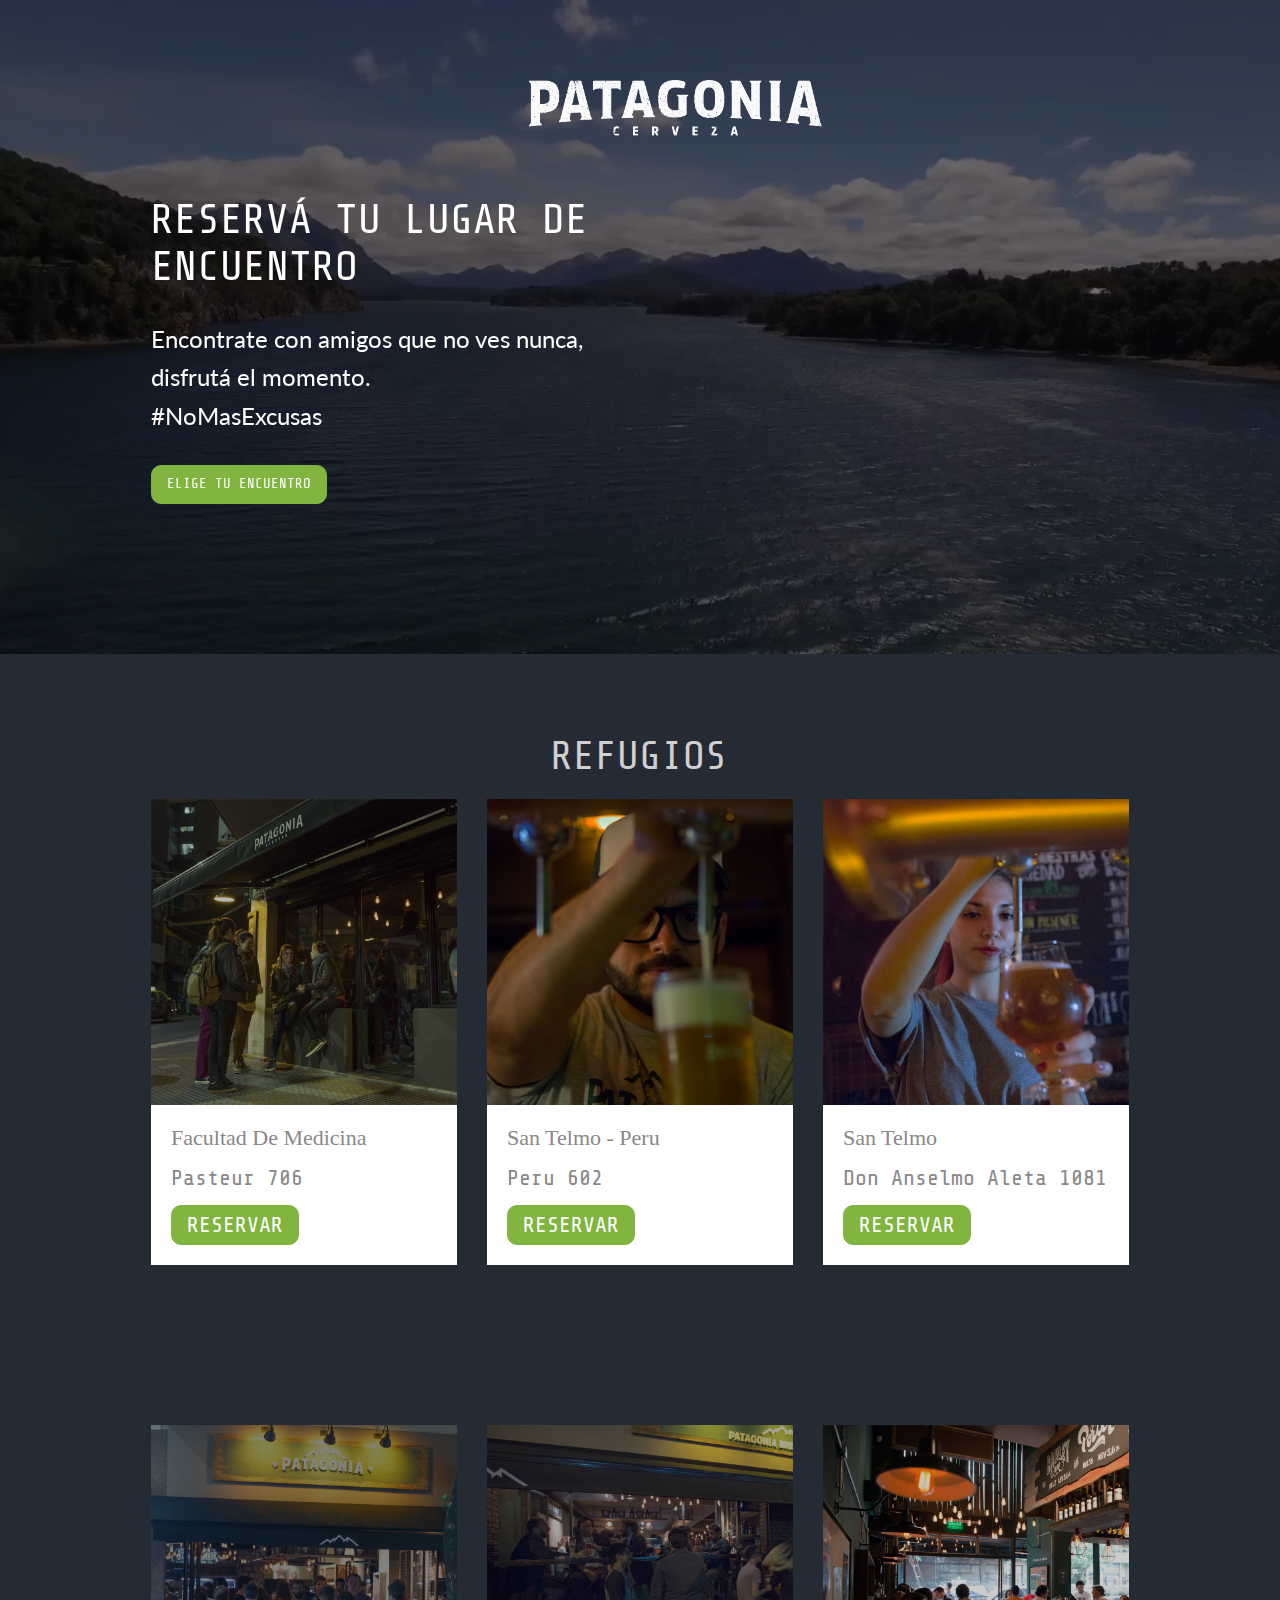
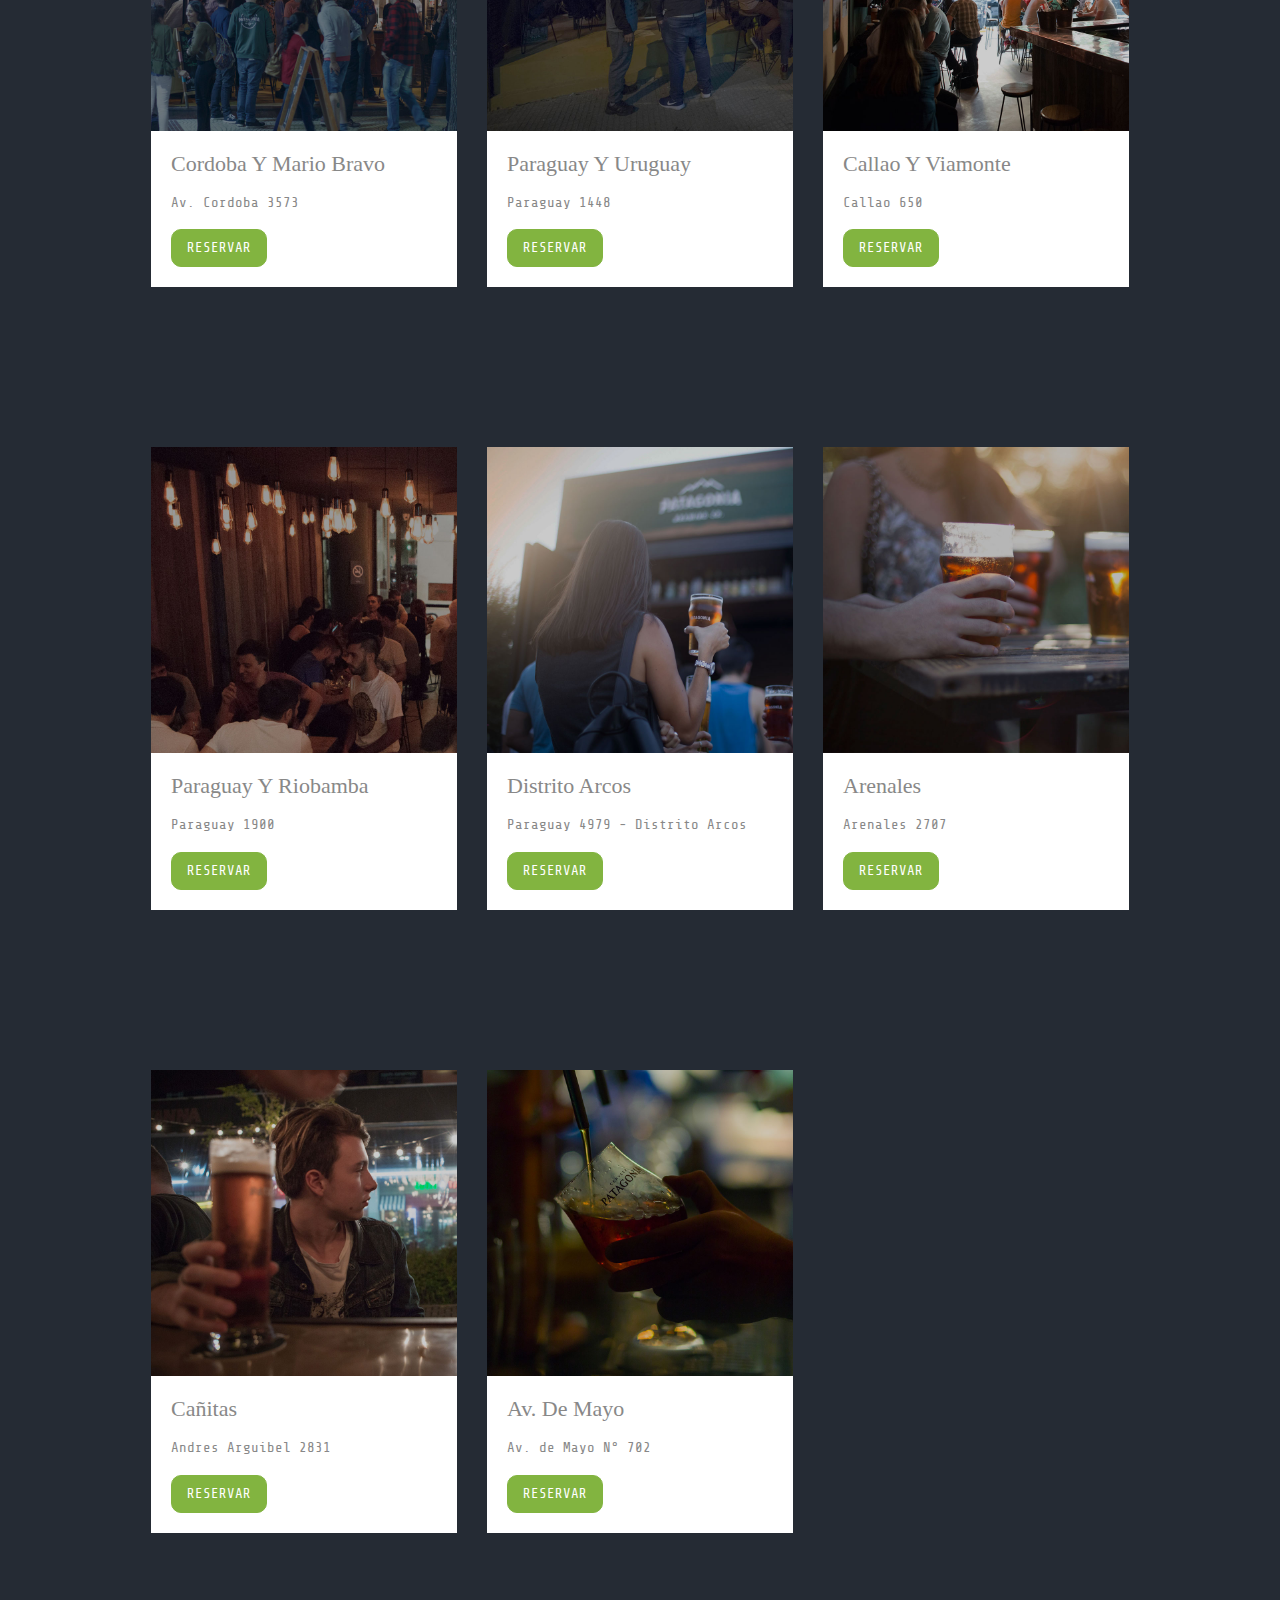
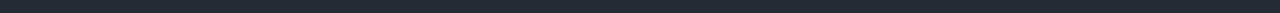
<file: reserva-patagonia/patagonia-hack-master/index.html>
<!DOCTYPE html>
<html>
<head>
<title>Patagonia</title>
<meta charset="utf-8">

<meta name="viewport" content="width=device-width, initial-scale=1.0, maximum-scale=1.0, user-scalable=no">
<link href="https://fonts.googleapis.com/css?family=Lato|Share+Tech+Mono" rel="stylesheet">
<link href="https://fonts.googleapis.com/css?family=Share+Tech+Mono" rel="stylesheet">
<link rel="stylesheet" href="https://cdnjs.cloudflare.com/ajax/libs/animate.css/3.5.2/animate.min.css">
<link href="layout/styles/layout.css" rel="stylesheet" type="text/css" media="all">
</head>
<body id="top">
<div class="wrapper bgded overlay">
  <div id="pageintro" class="hoc clear">
    <div class="container-fluid position-logo">
      <img src="images/patagonia-logo.png" alt="">
    </div>
    <video autoplay loop style="object-fit: fill;">
      <source src="video/720_V02.mp4" type="video/mp4">
    </video>
    <article class="introtxt top-article" style="">
      <h2 class="heading" style="font-family: 'Share Tech Mono', monospace;">RESERVÁ TU LUGAR DE ENCUENTRO</h2>
      <p style="font-family: 'Lato', sans-serif;">Encontrate con amigos que no ves nunca, disfrutá el momento. <br> #NoMasExcusas</p>
      <footer>
        <ul class="nospace inline pushright">
          <li><a class="btn animated bounce" href="#refugios">Elige tu encuentro</a></li>
        </ul>
      </footer>
    </article>
  </div>
</div>
<div class="wrapper row4">
  <div class="hoc container clear">
    <ul class="nospace elements">
      <h1 class="heading position_text" id="refugios">REFUGIOS<h1>
      <li class="one_third first">
        <article>
          <figure><img src="images/facultaddemedicina.jpg" alt="">
          </figure>
          <div class="txtwrap">
            <h6 class="heading">Facultad de Medicina</h6>
            <p>Pasteur 706</p>
            <li><a class="btn" href="form.html">reservar</a></li>
          </div>
        </article>
      </li>
      <li class="one_third">
        <article>
          <figure><img src="images/santelmo_peru.jpg" alt="">
          </figure>
          <div class="txtwrap">
            <h6 class="heading">San Telmo - Peru</h6>
            <p>Peru 602</p>
            <li><a class="btn" href="form.html">Reservar</a></li>
          </div>
        </article>
      </li>
      <li class="one_third">
        <article>
          <figure><img src="images/santelmo_plazadorrego.jpg" alt="">
          </figure>
          <div class="txtwrap">
            <h6 class="heading">San Telmo</h6>
            <p>Don Anselmo Aleta 1081</p>
            <li><a class="btn" href="form.html">Reservar</a></li>
          </div>
        </article>
      </li>
    </ul>
    </div>

<!-- tarjetas de rifugios2 -->

    <div class="hoc container clear">
      <ul class="nospace elements">
        <li class="one_third first">
          <article>
            <figure><img src="images/cordobaymariobravo.jpg" alt="">
            </figure>
            <div class="txtwrap">
              <h6 class="heading">Cordoba y Mario Bravo</h6>
              <p>Av. Cordoba 3573</p>
              <li><a class="btn" href="form.html">reservar</a></li>
            </div>
          </article>
        </li>
        <li class="one_third">
          <article>
            <figure><img src="images/paraguayyuruguay.jpg" alt="">
            </figure>
            <div class="txtwrap">
              <h6 class="heading">Paraguay y Uruguay</h6>
              <p>Paraguay 1448</p>
              <li><a class="btn" href="form.html">Reservar</a></li>
            </div>
          </article>
        </li>
        <li class="one_third">
          <article>
            <figure><img src="images/callaoyviamonte.jpg" alt="">
            </figure>
            <div class="txtwrap">
              <h6 class="heading">Callao y Viamonte</h6>
              <p>Callao 650</p>
              <li><a class="btn" href="form.html">Reservar</a></li>
            </div>
          </article>
        </li>
      </ul>
      </div>

  <!-- tarjetas de refugios4 -->
  <div class="hoc container clear">
    <ul class="nospace elements">
      <li class="one_third first">
        <article>
          <figure><img src="images/paraguayyriobamba.jpg" alt="">
          </figure>
          <div class="txtwrap">
            <h6 class="heading">Paraguay y Riobamba</h6>
            <p>Paraguay 1900</p>
            <li><a class="btn" href="form.html">reservar</a></li>
          </div>
        </article>
      </li>
      <li class="one_third">
        <article>
          <figure><img src="images/distritoarcos.jpg" alt="">
          </figure>
          <div class="txtwrap">
            <h6 class="heading">Distrito Arcos</h6>
            <p>Paraguay 4979 - Distrito Arcos</p>
            <li><a class="btn" href="form.html">Reservar</a></li>
          </div>
        </article>
      </li>
      <li class="one_third">
        <article>
          <figure><img src="images/arenales.jpg" alt="">
          </figure>
          <div class="txtwrap">
            <h6 class="heading">Arenales</h6>
            <p>Arenales 2707</p>
            <li><a class="btn" href="form.html">Reservar</a></li>
          </div>
        </article>
      </li>
    </ul>
    </div>
<!-- tarjetas de refugios 5 -->
<div class="hoc container clear">
  <ul class="nospace elements">
    <li class="one_third first">
      <article>
        <figure><img src="images/canitas.jpg" alt="">
        </figure>
        <div class="txtwrap">
          <h6 class="heading">Cañitas</h6>
          <p>Andres Arguibel 2831</p>
          <li><a class="btn" href="form.html">reservar</a></li>
        </div>
      </article>
    </li>
    <li class="one_third">
      <article>
        <figure><img src="images/avdemayo.jpg" alt="">
        </figure>
        <div class="txtwrap">
          <h6 class="heading">Av. de Mayo</h6>
          <p>Av. de Mayo N° 702</p>
          <li><a class="btn" href="form.html">Reservar</a></li>
        </div>
      </article>
    </li>
  </ul>
  </div>
</div>
<script src="layout/scripts/jquery.min.js"></script>
<script src="layout/scripts/jquery.backtotop.js"></script>
<script src="layout/scripts/jquery.mobilemenu.js"></script>
<script src="layout/scripts/jquery.placeholder.min.js"></script>
<script type="text/javascript">
    if (app.get('env') == 'development') {
    var browserSync = require('browser-sync');
    var config = {
      files: ["layout/**/*.{js,css}", "client/*.js", "sass/**/*.scss", "views/**/*.hbs"],
      logLevel: 'info',
      logSnippet: false,
      reloadDelay: 3000,
      reloadOnRestart: true
    };
    var bs = browserSync(config);
    app.use(require('connect-browser-sync')(bs));
    }
</script>
</body>
</html>
</file>
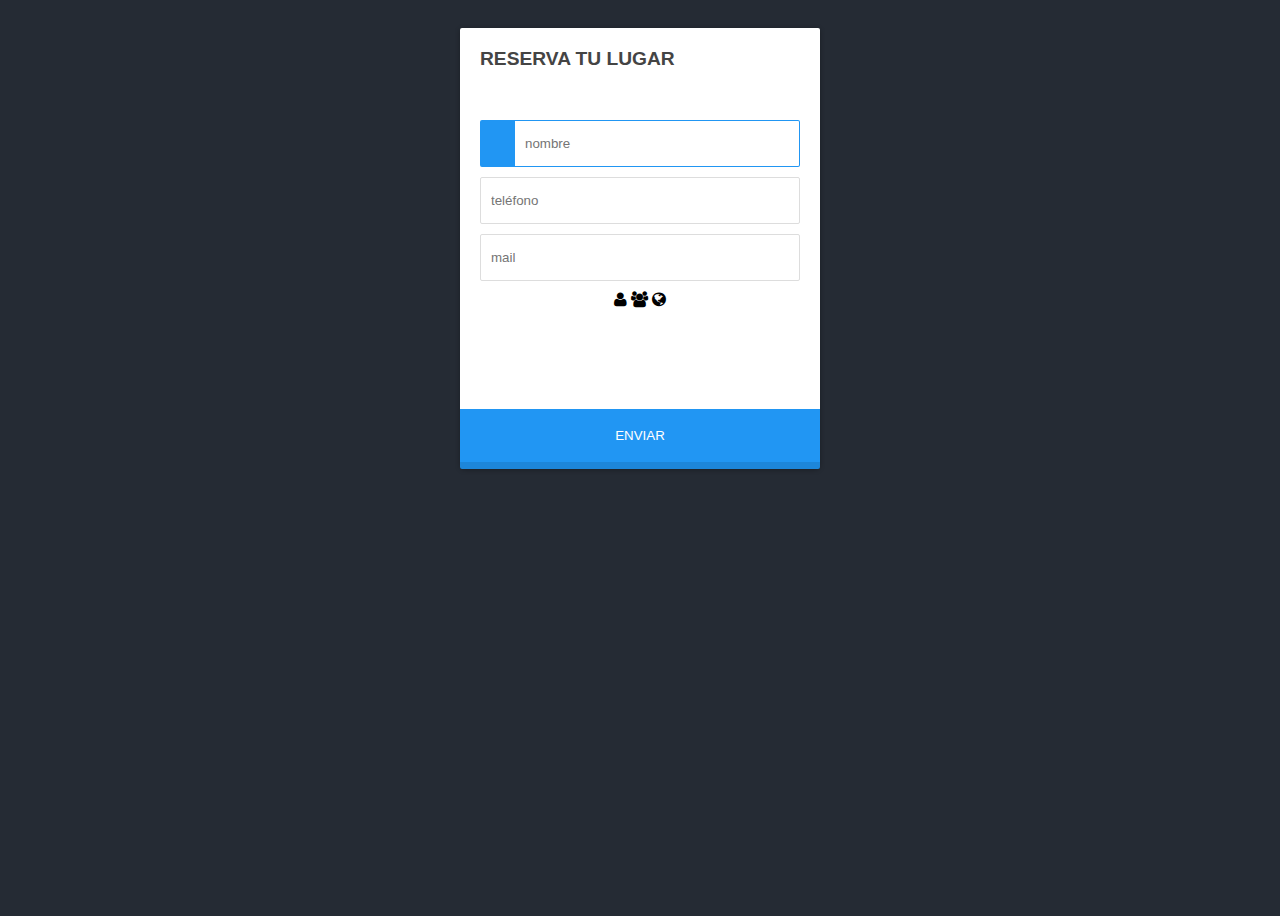
<file: reserva-patagonia/patagonia-hack-master/form.html>
<!DOCTYPE html>
<html lang="en">

<head>
    <meta charset="UTF-8">
    <meta name="viewport" content="width=device-width, initial-scale=1.0">
    <meta http-equiv="X-UA-Compatible" content="ie=edge">
    <link rel="stylesheet" href="layout/styles/form.css">
    <link rel="stylesheet" href="layout/styles/fontawesome-4.5.0.min.css">
    <title>Patagonia</title>
</head>

<body style="background-color: #252B34;">
    <div class="container">
        <div class="wrapper">
            <form class="login">
                <p class="title">RESERVA TU LUGAR</p>
                <input type="text" placeholder="nombre" autofocus/>
                <input type="number" placeholder="teléfono" />
                <input type="mail" placeholder="mail" />
                <input type="mail" id='mail1' placeholder="mail amigo 1" style="display:none" />
                <input type="mail" id='mail2' placeholder="mail amigo 2" style="display:none" />
                <input type="mail" id='mail3' placeholder="mail amigo 3" style="display:none" />
                <div style="text-align: center;">
                    <i class="fa fa-user" id='1' onClick="resize(this,'zero')" aria-hidden="true"></i>
                    <i class="fa fa-users" id='2' onClick="resize(this, 'three')" aria-hidden="true"></i>
                    <i class="fa fa-globe" id='3' onClick="resize(this, 'one')" aria-hidden="true"></i>
                </div>
                <button>
                  <i class="spinner"></i>
                  <span class="state">ENVIAR</span>
                </button>
            </form>
        </div>
    </div>
</body>
<script src="https://cdnjs.cloudflare.com/ajax/libs/jquery/2.1.3/jquery.min.js"></script>
<script type="text/javascript">
    function resize(element, mails) {
        $("#1").css('font-size', '100%')
        $("#2").css('font-size', '100%')
        $("#3").css('font-size', '100%')
        $(element).css('font-size', '300%')
        if (mails == 'zero') {
            $("#mail1").css('display', 'none')
            $("#mail2").css('display', 'none')
            $("#mail3").css('display', 'none')
        } else if (mails == 'one') {
            $("#mail1").css('display', 'block')
            $("#mail2").css('display', 'none')
            $("#mail3").css('display', 'none')
        } else if (mails == 'three') {
            $("#mail1").css('display', 'block')
            $("#mail2").css('display', 'block')
            $("#mail3").css('display', 'block')
        }
    }
    var formulario = false;
    $('.login').on('submit', function(e) {
        e.preventDefault();
        if (formulario) return;
        formulario = true;
        var $this = $(this),
            $state = $this.find('button > .state');
        $this.addClass('loading');
        $state.html('ENVIANDO RESERVA');
        setTimeout(function() {
            $this.addClass('ok');
            $state.html('RESERVADO!!!');
            setTimeout(function() {
                $state.html('ENVIAR');
                $this.removeClass('ok loading');
                formulario = false;
                window.location.href = 'https://cane21.github.io/patagonia-hack';
            }, 2000);
        }, 3000);
    });
</script>

</html>
</file>
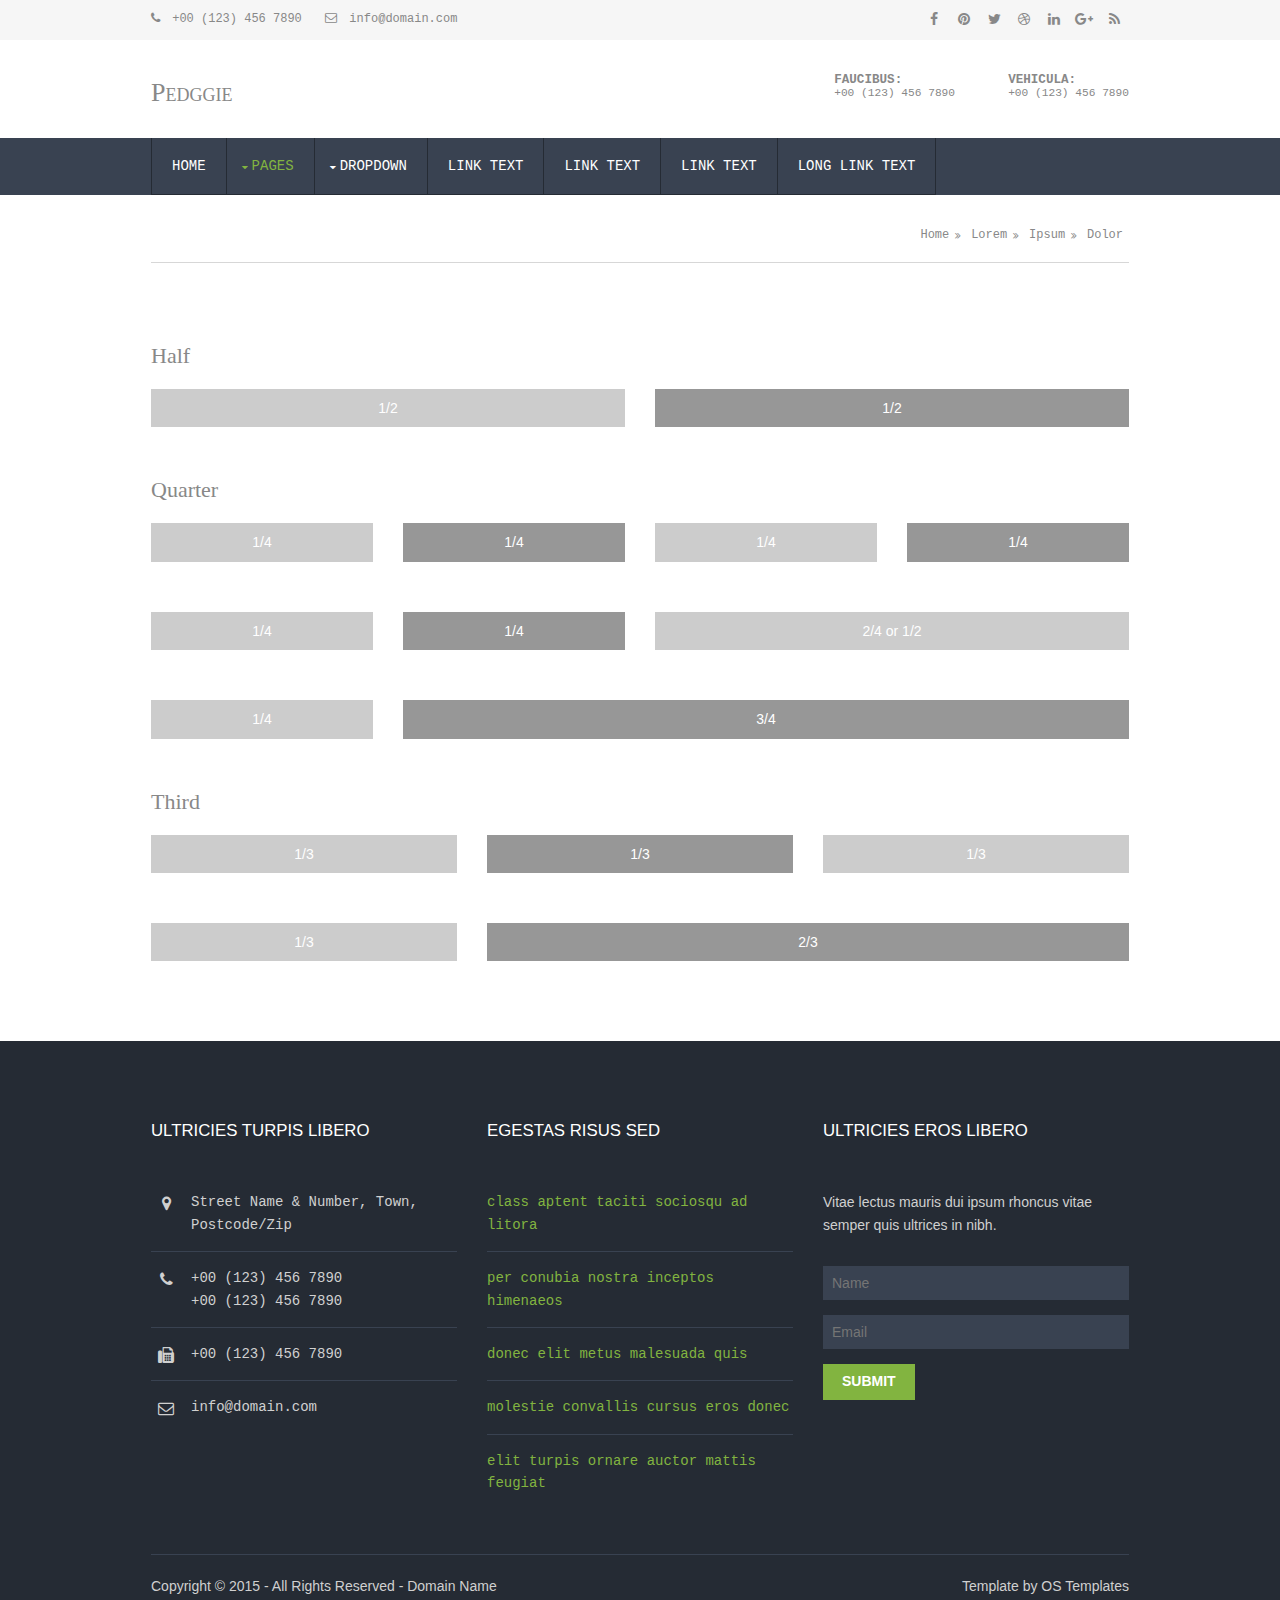
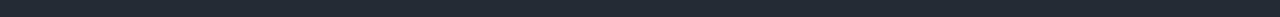
<file: reserva-patagonia/patagonia-hack-master/pages/basic-grid.html>
<!DOCTYPE html>
<!--
Template Name: Pedggie
Author: <a href="http://www.os-templates.com/">OS Templates</a>
Author URI: http://www.os-templates.com/
Licence: Free to use under our free template licence terms
Licence URI: http://www.os-templates.com/template-terms
-->
<html>
<head>
<title>Pedggie | Pages | Basic Grid</title>
<meta charset="utf-8">
<meta name="viewport" content="width=device-width, initial-scale=1.0, maximum-scale=1.0, user-scalable=no">
<link href="../layout/styles/layout.css" rel="stylesheet" type="text/css" media="all">
<style type="text/css">
/* DEMO ONLY */
.container .demo{text-align:center;}
.container .demo div{padding:8px 0;}
.container .demo div:nth-child(odd){color:#FFFFFF; background:#CCCCCC;}
.container .demo div:nth-child(even){color:#FFFFFF; background:#979797;}
@media screen and (max-width:900px){.container .demo div{margin-bottom:0;}}
/* DEMO ONLY */
</style>
</head>
<body id="top">
<!-- ################################################################################################ -->
<!-- ################################################################################################ -->
<!-- ################################################################################################ -->
<div class="wrapper row0">
  <div id="topbar" class="hoc clear"> 
    <!-- ################################################################################################ -->
    <div class="fl_left">
      <ul class="nospace inline pushright">
        <li><i class="fa fa-phone"></i> +00 (123) 456 7890</li>
        <li><i class="fa fa-envelope-o"></i> info@domain.com</li>
      </ul>
    </div>
    <div class="fl_right">
      <ul class="faico clear">
        <li><a class="faicon-facebook" href="#"><i class="fa fa-facebook"></i></a></li>
        <li><a class="faicon-pinterest" href="#"><i class="fa fa-pinterest"></i></a></li>
        <li><a class="faicon-twitter" href="#"><i class="fa fa-twitter"></i></a></li>
        <li><a class="faicon-dribble" href="#"><i class="fa fa-dribbble"></i></a></li>
        <li><a class="faicon-linkedin" href="#"><i class="fa fa-linkedin"></i></a></li>
        <li><a class="faicon-google-plus" href="#"><i class="fa fa-google-plus"></i></a></li>
        <li><a class="faicon-rss" href="#"><i class="fa fa-rss"></i></a></li>
      </ul>
    </div>
    <!-- ################################################################################################ -->
  </div>
</div>
<!-- ################################################################################################ -->
<!-- ################################################################################################ -->
<!-- ################################################################################################ -->
<div class="wrapper row1">
  <header id="header" class="hoc clear"> 
    <!-- ################################################################################################ -->
    <div id="logo" class="fl_left">
      <h1><a href="../index.html">Pedggie</a></h1>
    </div>
    <div id="quickinfo" class="fl_right">
      <ul class="nospace inline">
        <li><strong>Faucibus:</strong><br>
          +00 (123) 456 7890</li>
        <li><strong>Vehicula:</strong><br>
          +00 (123) 456 7890</li>
      </ul>
    </div>
    <!-- ################################################################################################ -->
  </header>
</div>
<!-- ################################################################################################ -->
<!-- ################################################################################################ -->
<!-- ################################################################################################ -->
<div class="wrapper row2">
  <nav id="mainav" class="hoc clear"> 
    <!-- ################################################################################################ -->
    <ul class="clear">
      <li><a href="../index.html">Home</a></li>
      <li class="active"><a class="drop" href="#">Pages</a>
        <ul>
          <li><a href="gallery.html">Gallery</a></li>
          <li><a href="full-width.html">Full Width</a></li>
          <li><a href="sidebar-left.html">Sidebar Left</a></li>
          <li><a href="sidebar-right.html">Sidebar Right</a></li>
          <li class="active"><a href="basic-grid.html">Basic Grid</a></li>
        </ul>
      </li>
      <li><a class="drop" href="#">Dropdown</a>
        <ul>
          <li><a href="#">Level 2</a></li>
          <li><a class="drop" href="#">Level 2 + Drop</a>
            <ul>
              <li><a href="#">Level 3</a></li>
              <li><a href="#">Level 3</a></li>
              <li><a href="#">Level 3</a></li>
            </ul>
          </li>
          <li><a href="#">Level 2</a></li>
        </ul>
      </li>
      <li><a href="#">Link Text</a></li>
      <li><a href="#">Link Text</a></li>
      <li><a href="#">Link Text</a></li>
      <li><a href="#">Long Link Text</a></li>
    </ul>
    <!-- ################################################################################################ -->
  </nav>
</div>
<!-- ################################################################################################ -->
<!-- ################################################################################################ -->
<!-- ################################################################################################ -->
<div class="wrapper row3">
  <div id="breadcrumb" class="hoc clear"> 
    <!-- ################################################################################################ -->
    <ul>
      <li><a href="#">Home</a></li>
      <li><a href="#">Lorem</a></li>
      <li><a href="#">Ipsum</a></li>
      <li><a href="#">Dolor</a></li>
    </ul>
    <!-- ################################################################################################ -->
  </div>
</div>
<!-- ################################################################################################ -->
<!-- ################################################################################################ -->
<!-- ################################################################################################ -->
<div class="wrapper row3">
  <main class="hoc container clear"> 
    <!-- main body -->
    <!-- ################################################################################################ -->
    <div class="content"> 
      <!-- ################################################################################################ -->
      <h2>Half</h2>
      <!-- ################################################################################################ -->
      <div class="group btmspace-50 demo">
        <div class="one_half first">1/2</div>
        <div class="one_half">1/2</div>
      </div>
      <!-- ################################################################################################ -->
      <h2>Quarter</h2>
      <!-- ################################################################################################ -->
      <div class="group btmspace-50 demo">
        <div class="one_quarter first">1/4</div>
        <div class="one_quarter">1/4</div>
        <div class="one_quarter">1/4</div>
        <div class="one_quarter">1/4</div>
      </div>
      <div class="group btmspace-50 demo">
        <div class="one_quarter first">1/4</div>
        <div class="one_quarter">1/4</div>
        <div class="two_quarter">2/4 or 1/2</div>
      </div>
      <div class="group btmspace-50 demo">
        <div class="one_quarter first">1/4</div>
        <div class="three_quarter">3/4</div>
      </div>
      <!-- ################################################################################################ -->
      <h2>Third</h2>
      <!-- ################################################################################################ -->
      <div class="group btmspace-50 demo">
        <div class="one_third first">1/3</div>
        <div class="one_third">1/3</div>
        <div class="one_third">1/3</div>
      </div>
      <div class="group demo">
        <div class="one_third first">1/3</div>
        <div class="two_third">2/3</div>
      </div>
      <!-- ################################################################################################ -->
    </div>
    <!-- ################################################################################################ -->
    <!-- / main body -->
    <div class="clear"></div>
  </main>
</div>
<!-- ################################################################################################ -->
<!-- ################################################################################################ -->
<!-- ################################################################################################ -->
<div class="wrapper row4">
  <footer id="footer" class="hoc clear"> 
    <!-- ################################################################################################ -->
    <div class="one_third first">
      <h6 class="title">Ultricies turpis libero</h6>
      <ul class="nospace linklist contact">
        <li><i class="fa fa-map-marker"></i>
          <address>
          Street Name &amp; Number, Town, Postcode/Zip
          </address>
        </li>
        <li><i class="fa fa-phone"></i> +00 (123) 456 7890<br>
          +00 (123) 456 7890</li>
        <li><i class="fa fa-fax"></i> +00 (123) 456 7890</li>
        <li><i class="fa fa-envelope-o"></i> info@domain.com</li>
      </ul>
    </div>
    <div class="one_third">
      <h6 class="title">Egestas risus sed</h6>
      <ul class="nospace linklist">
        <li><a href="#">class aptent taciti sociosqu ad litora</a></li>
        <li><a href="#">per conubia nostra inceptos himenaeos</a></li>
        <li><a href="#">donec elit metus malesuada quis</a></li>
        <li><a href="#">molestie convallis cursus eros donec</a></li>
        <li><a href="#">elit turpis ornare auctor mattis feugiat</a></li>
      </ul>
    </div>
    <div class="one_third">
      <h6 class="title">Ultricies eros libero</h6>
      <p class="btmspace-30">Vitae lectus mauris dui ipsum rhoncus vitae semper quis ultrices in nibh.</p>
      <form method="post" action="#">
        <fieldset>
          <legend>Newsletter:</legend>
          <input class="btmspace-15" type="text" value="" placeholder="Name">
          <input class="btmspace-15" type="text" value="" placeholder="Email">
          <button type="submit" value="submit">Submit</button>
        </fieldset>
      </form>
    </div>
    <!-- ################################################################################################ -->
  </footer>
</div>
<!-- ################################################################################################ -->
<!-- ################################################################################################ -->
<!-- ################################################################################################ -->
<div class="wrapper row5">
  <div id="copyright" class="hoc clear"> 
    <!-- ################################################################################################ -->
    <p class="fl_left">Copyright &copy; 2015 - All Rights Reserved - <a href="#">Domain Name</a></p>
    <p class="fl_right">Template by <a target="_blank" href="http://www.os-templates.com/" title="Free Website Templates">OS Templates</a></p>
    <!-- ################################################################################################ -->
  </div>
</div>
<!-- ################################################################################################ -->
<!-- ################################################################################################ -->
<!-- ################################################################################################ -->
<a id="backtotop" href="#top"><i class="fa fa-chevron-up"></i></a>
<!-- JAVASCRIPTS -->
<script src="../layout/scripts/jquery.min.js"></script>
<script src="../layout/scripts/jquery.backtotop.js"></script>
<script src="../layout/scripts/jquery.mobilemenu.js"></script>
<!-- IE9 Placeholder Support -->
<script src="../layout/scripts/jquery.placeholder.min.js"></script>
<!-- / IE9 Placeholder Support -->
</body>
</html>
</file>
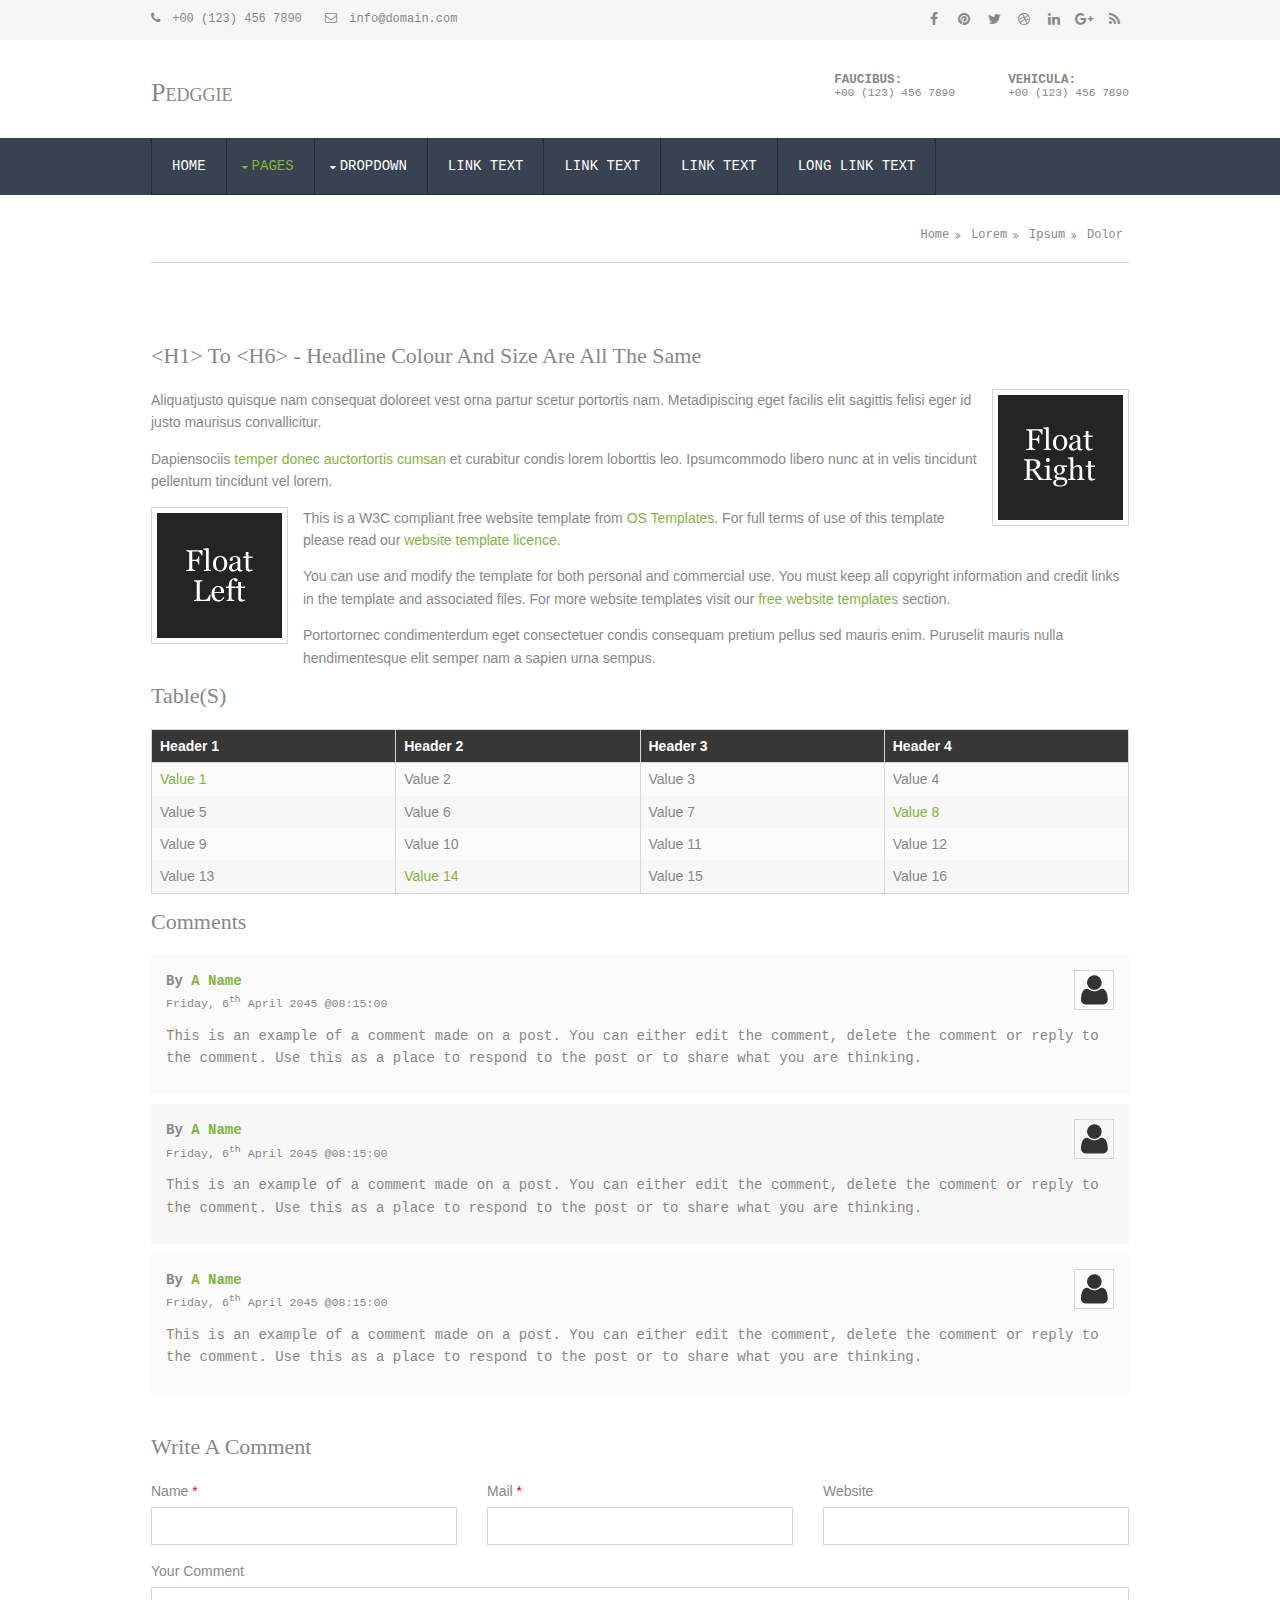
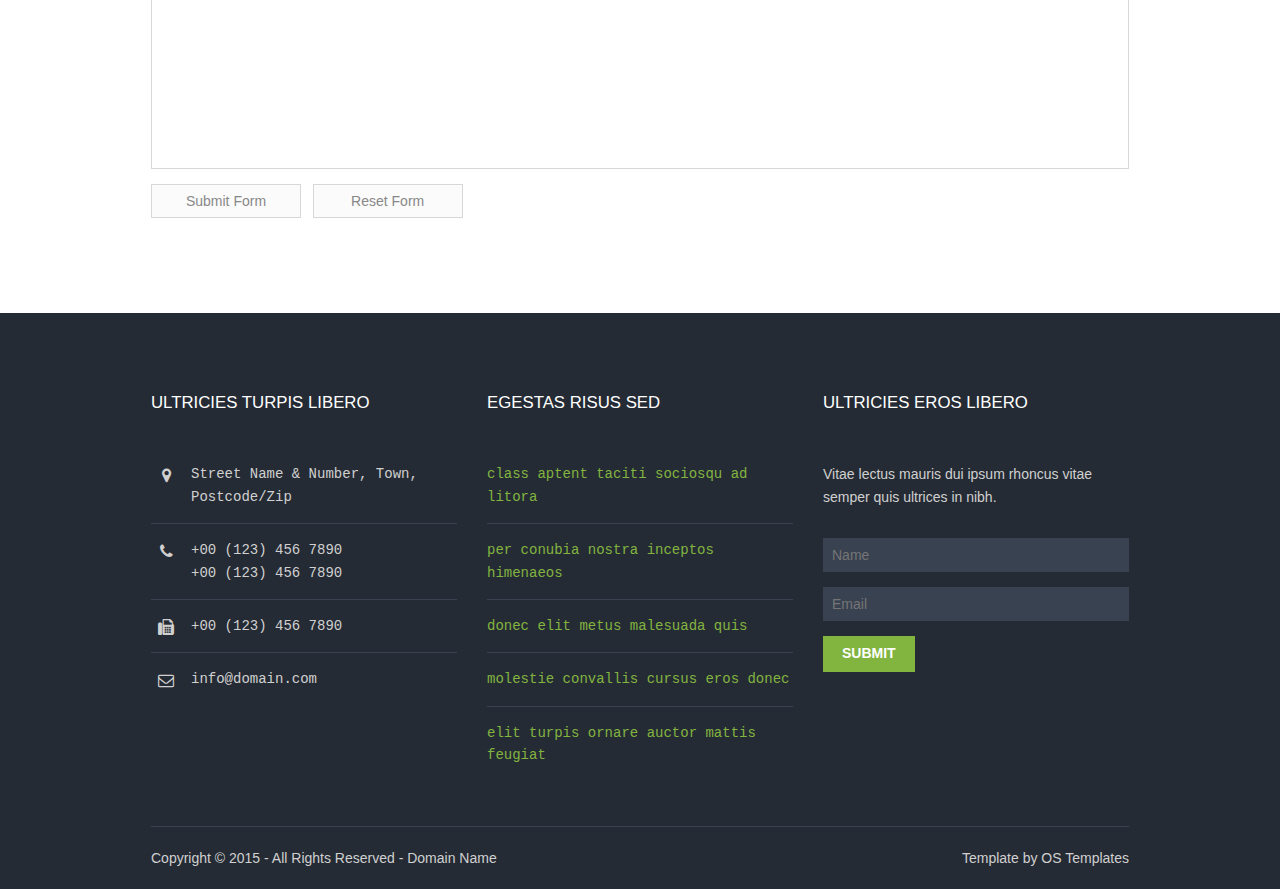
<file: reserva-patagonia/patagonia-hack-master/pages/full-width.html>
<!DOCTYPE html>
<!--
Template Name: Pedggie
Author: <a href="http://www.os-templates.com/">OS Templates</a>
Author URI: http://www.os-templates.com/
Licence: Free to use under our free template licence terms
Licence URI: http://www.os-templates.com/template-terms
-->
<html>
<head>
<title>Pedggie | Pages | Full Width</title>
<meta charset="utf-8">
<meta name="viewport" content="width=device-width, initial-scale=1.0, maximum-scale=1.0, user-scalable=no">
<link href="../layout/styles/layout.css" rel="stylesheet" type="text/css" media="all">
</head>
<body id="top">
<!-- ################################################################################################ -->
<!-- ################################################################################################ -->
<!-- ################################################################################################ -->
<div class="wrapper row0">
  <div id="topbar" class="hoc clear"> 
    <!-- ################################################################################################ -->
    <div class="fl_left">
      <ul class="nospace inline pushright">
        <li><i class="fa fa-phone"></i> +00 (123) 456 7890</li>
        <li><i class="fa fa-envelope-o"></i> info@domain.com</li>
      </ul>
    </div>
    <div class="fl_right">
      <ul class="faico clear">
        <li><a class="faicon-facebook" href="#"><i class="fa fa-facebook"></i></a></li>
        <li><a class="faicon-pinterest" href="#"><i class="fa fa-pinterest"></i></a></li>
        <li><a class="faicon-twitter" href="#"><i class="fa fa-twitter"></i></a></li>
        <li><a class="faicon-dribble" href="#"><i class="fa fa-dribbble"></i></a></li>
        <li><a class="faicon-linkedin" href="#"><i class="fa fa-linkedin"></i></a></li>
        <li><a class="faicon-google-plus" href="#"><i class="fa fa-google-plus"></i></a></li>
        <li><a class="faicon-rss" href="#"><i class="fa fa-rss"></i></a></li>
      </ul>
    </div>
    <!-- ################################################################################################ -->
  </div>
</div>
<!-- ################################################################################################ -->
<!-- ################################################################################################ -->
<!-- ################################################################################################ -->
<div class="wrapper row1">
  <header id="header" class="hoc clear"> 
    <!-- ################################################################################################ -->
    <div id="logo" class="fl_left">
      <h1><a href="../index.html">Pedggie</a></h1>
    </div>
    <div id="quickinfo" class="fl_right">
      <ul class="nospace inline">
        <li><strong>Faucibus:</strong><br>
          +00 (123) 456 7890</li>
        <li><strong>Vehicula:</strong><br>
          +00 (123) 456 7890</li>
      </ul>
    </div>
    <!-- ################################################################################################ -->
  </header>
</div>
<!-- ################################################################################################ -->
<!-- ################################################################################################ -->
<!-- ################################################################################################ -->
<div class="wrapper row2">
  <nav id="mainav" class="hoc clear"> 
    <!-- ################################################################################################ -->
    <ul class="clear">
      <li><a href="../index.html">Home</a></li>
      <li class="active"><a class="drop" href="#">Pages</a>
        <ul>
          <li><a href="gallery.html">Gallery</a></li>
          <li class="active"><a href="full-width.html">Full Width</a></li>
          <li><a href="sidebar-left.html">Sidebar Left</a></li>
          <li><a href="sidebar-right.html">Sidebar Right</a></li>
          <li><a href="basic-grid.html">Basic Grid</a></li>
        </ul>
      </li>
      <li><a class="drop" href="#">Dropdown</a>
        <ul>
          <li><a href="#">Level 2</a></li>
          <li><a class="drop" href="#">Level 2 + Drop</a>
            <ul>
              <li><a href="#">Level 3</a></li>
              <li><a href="#">Level 3</a></li>
              <li><a href="#">Level 3</a></li>
            </ul>
          </li>
          <li><a href="#">Level 2</a></li>
        </ul>
      </li>
      <li><a href="#">Link Text</a></li>
      <li><a href="#">Link Text</a></li>
      <li><a href="#">Link Text</a></li>
      <li><a href="#">Long Link Text</a></li>
    </ul>
    <!-- ################################################################################################ -->
  </nav>
</div>
<!-- ################################################################################################ -->
<!-- ################################################################################################ -->
<!-- ################################################################################################ -->
<div class="wrapper row3">
  <div id="breadcrumb" class="hoc clear"> 
    <!-- ################################################################################################ -->
    <ul>
      <li><a href="#">Home</a></li>
      <li><a href="#">Lorem</a></li>
      <li><a href="#">Ipsum</a></li>
      <li><a href="#">Dolor</a></li>
    </ul>
    <!-- ################################################################################################ -->
  </div>
</div>
<!-- ################################################################################################ -->
<!-- ################################################################################################ -->
<!-- ################################################################################################ -->
<div class="wrapper row3">
  <main class="hoc container clear"> 
    <!-- main body -->
    <!-- ################################################################################################ -->
    <div class="content"> 
      <!-- ################################################################################################ -->
      <h1>&lt;h1&gt; to &lt;h6&gt; - Headline Colour and Size Are All The Same</h1>
      <img class="imgr borderedbox inspace-5" src="../images/demo/imgr.gif" alt="">
      <p>Aliquatjusto quisque nam consequat doloreet vest orna partur scetur portortis nam. Metadipiscing eget facilis elit sagittis felisi eger id justo maurisus convallicitur.</p>
      <p>Dapiensociis <a href="#">temper donec auctortortis cumsan</a> et curabitur condis lorem loborttis leo. Ipsumcommodo libero nunc at in velis tincidunt pellentum tincidunt vel lorem.</p>
      <img class="imgl borderedbox inspace-5" src="../images/demo/imgl.gif" alt="">
      <p>This is a W3C compliant free website template from <a href="http://www.os-templates.com/" title="Free Website Templates">OS Templates</a>. For full terms of use of this template please read our <a href="http://www.os-templates.com/template-terms">website template licence</a>.</p>
      <p>You can use and modify the template for both personal and commercial use. You must keep all copyright information and credit links in the template and associated files. For more website templates visit our <a href="http://www.os-templates.com/">free website templates</a> section.</p>
      <p>Portortornec condimenterdum eget consectetuer condis consequam pretium pellus sed mauris enim. Puruselit mauris nulla hendimentesque elit semper nam a sapien urna sempus.</p>
      <h1>Table(s)</h1>
      <div class="scrollable">
        <table>
          <thead>
            <tr>
              <th>Header 1</th>
              <th>Header 2</th>
              <th>Header 3</th>
              <th>Header 4</th>
            </tr>
          </thead>
          <tbody>
            <tr>
              <td><a href="#">Value 1</a></td>
              <td>Value 2</td>
              <td>Value 3</td>
              <td>Value 4</td>
            </tr>
            <tr>
              <td>Value 5</td>
              <td>Value 6</td>
              <td>Value 7</td>
              <td><a href="#">Value 8</a></td>
            </tr>
            <tr>
              <td>Value 9</td>
              <td>Value 10</td>
              <td>Value 11</td>
              <td>Value 12</td>
            </tr>
            <tr>
              <td>Value 13</td>
              <td><a href="#">Value 14</a></td>
              <td>Value 15</td>
              <td>Value 16</td>
            </tr>
          </tbody>
        </table>
      </div>
      <div id="comments">
        <h2>Comments</h2>
        <ul>
          <li>
            <article>
              <header>
                <figure class="avatar"><img src="../images/demo/avatar.png" alt=""></figure>
                <address>
                By <a href="#">A Name</a>
                </address>
                <time datetime="2045-04-06T08:15+00:00">Friday, 6<sup>th</sup> April 2045 @08:15:00</time>
              </header>
              <div class="comcont">
                <p>This is an example of a comment made on a post. You can either edit the comment, delete the comment or reply to the comment. Use this as a place to respond to the post or to share what you are thinking.</p>
              </div>
            </article>
          </li>
          <li>
            <article>
              <header>
                <figure class="avatar"><img src="../images/demo/avatar.png" alt=""></figure>
                <address>
                By <a href="#">A Name</a>
                </address>
                <time datetime="2045-04-06T08:15+00:00">Friday, 6<sup>th</sup> April 2045 @08:15:00</time>
              </header>
              <div class="comcont">
                <p>This is an example of a comment made on a post. You can either edit the comment, delete the comment or reply to the comment. Use this as a place to respond to the post or to share what you are thinking.</p>
              </div>
            </article>
          </li>
          <li>
            <article>
              <header>
                <figure class="avatar"><img src="../images/demo/avatar.png" alt=""></figure>
                <address>
                By <a href="#">A Name</a>
                </address>
                <time datetime="2045-04-06T08:15+00:00">Friday, 6<sup>th</sup> April 2045 @08:15:00</time>
              </header>
              <div class="comcont">
                <p>This is an example of a comment made on a post. You can either edit the comment, delete the comment or reply to the comment. Use this as a place to respond to the post or to share what you are thinking.</p>
              </div>
            </article>
          </li>
        </ul>
        <h2>Write A Comment</h2>
        <form action="#" method="post">
          <div class="one_third first">
            <label for="name">Name <span>*</span></label>
            <input type="text" name="name" id="name" value="" size="22" required>
          </div>
          <div class="one_third">
            <label for="email">Mail <span>*</span></label>
            <input type="email" name="email" id="email" value="" size="22" required>
          </div>
          <div class="one_third">
            <label for="url">Website</label>
            <input type="url" name="url" id="url" value="" size="22">
          </div>
          <div class="block clear">
            <label for="comment">Your Comment</label>
            <textarea name="comment" id="comment" cols="25" rows="10"></textarea>
          </div>
          <div>
            <input type="submit" name="submit" value="Submit Form">
            &nbsp;
            <input type="reset" name="reset" value="Reset Form">
          </div>
        </form>
      </div>
      <!-- ################################################################################################ -->
    </div>
    <!-- ################################################################################################ -->
    <!-- / main body -->
    <div class="clear"></div>
  </main>
</div>
<!-- ################################################################################################ -->
<!-- ################################################################################################ -->
<!-- ################################################################################################ -->
<div class="wrapper row4">
  <footer id="footer" class="hoc clear"> 
    <!-- ################################################################################################ -->
    <div class="one_third first">
      <h6 class="title">Ultricies turpis libero</h6>
      <ul class="nospace linklist contact">
        <li><i class="fa fa-map-marker"></i>
          <address>
          Street Name &amp; Number, Town, Postcode/Zip
          </address>
        </li>
        <li><i class="fa fa-phone"></i> +00 (123) 456 7890<br>
          +00 (123) 456 7890</li>
        <li><i class="fa fa-fax"></i> +00 (123) 456 7890</li>
        <li><i class="fa fa-envelope-o"></i> info@domain.com</li>
      </ul>
    </div>
    <div class="one_third">
      <h6 class="title">Egestas risus sed</h6>
      <ul class="nospace linklist">
        <li><a href="#">class aptent taciti sociosqu ad litora</a></li>
        <li><a href="#">per conubia nostra inceptos himenaeos</a></li>
        <li><a href="#">donec elit metus malesuada quis</a></li>
        <li><a href="#">molestie convallis cursus eros donec</a></li>
        <li><a href="#">elit turpis ornare auctor mattis feugiat</a></li>
      </ul>
    </div>
    <div class="one_third">
      <h6 class="title">Ultricies eros libero</h6>
      <p class="btmspace-30">Vitae lectus mauris dui ipsum rhoncus vitae semper quis ultrices in nibh.</p>
      <form method="post" action="#">
        <fieldset>
          <legend>Newsletter:</legend>
          <input class="btmspace-15" type="text" value="" placeholder="Name">
          <input class="btmspace-15" type="text" value="" placeholder="Email">
          <button type="submit" value="submit">Submit</button>
        </fieldset>
      </form>
    </div>
    <!-- ################################################################################################ -->
  </footer>
</div>
<!-- ################################################################################################ -->
<!-- ################################################################################################ -->
<!-- ################################################################################################ -->
<div class="wrapper row5">
  <div id="copyright" class="hoc clear"> 
    <!-- ################################################################################################ -->
    <p class="fl_left">Copyright &copy; 2015 - All Rights Reserved - <a href="#">Domain Name</a></p>
    <p class="fl_right">Template by <a target="_blank" href="http://www.os-templates.com/" title="Free Website Templates">OS Templates</a></p>
    <!-- ################################################################################################ -->
  </div>
</div>
<!-- ################################################################################################ -->
<!-- ################################################################################################ -->
<!-- ################################################################################################ -->
<a id="backtotop" href="#top"><i class="fa fa-chevron-up"></i></a>
<!-- JAVASCRIPTS -->
<script src="../layout/scripts/jquery.min.js"></script>
<script src="../layout/scripts/jquery.backtotop.js"></script>
<script src="../layout/scripts/jquery.mobilemenu.js"></script>
<!-- IE9 Placeholder Support -->
<script src="../layout/scripts/jquery.placeholder.min.js"></script>
<!-- / IE9 Placeholder Support -->
</body>
</html>
</file>
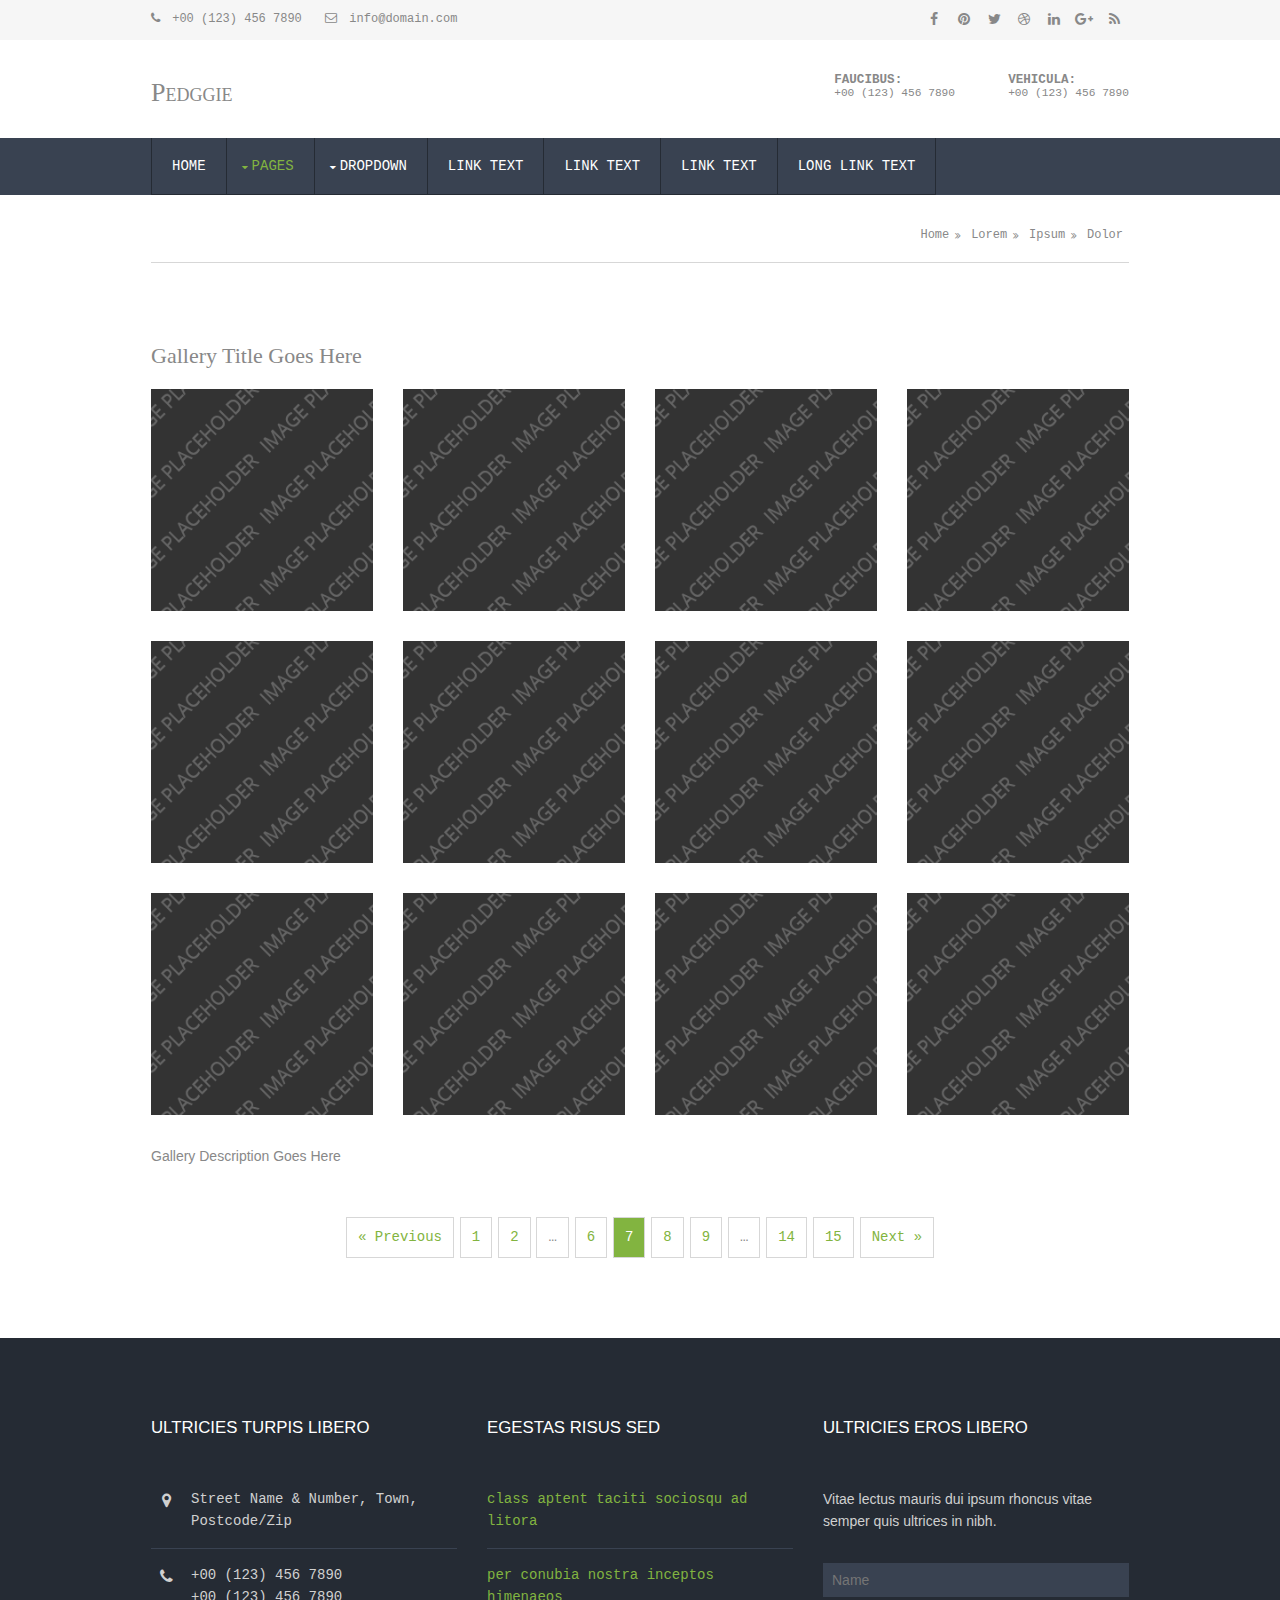
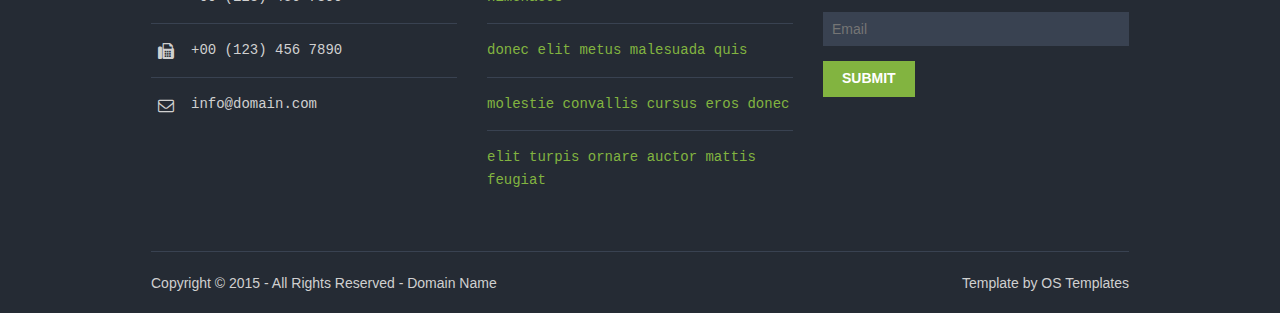
<file: reserva-patagonia/patagonia-hack-master/pages/gallery.html>
<!DOCTYPE html>
<!--
Template Name: Pedggie
Author: <a href="http://www.os-templates.com/">OS Templates</a>
Author URI: http://www.os-templates.com/
Licence: Free to use under our free template licence terms
Licence URI: http://www.os-templates.com/template-terms
-->
<html>
<head>
<title>Pedggie | Pages | Gallery</title>
<meta charset="utf-8">
<meta name="viewport" content="width=device-width, initial-scale=1.0, maximum-scale=1.0, user-scalable=no">
<link href="../layout/styles/layout.css" rel="stylesheet" type="text/css" media="all">
</head>
<body id="top">
<!-- ################################################################################################ -->
<!-- ################################################################################################ -->
<!-- ################################################################################################ -->
<div class="wrapper row0">
  <div id="topbar" class="hoc clear"> 
    <!-- ################################################################################################ -->
    <div class="fl_left">
      <ul class="nospace inline pushright">
        <li><i class="fa fa-phone"></i> +00 (123) 456 7890</li>
        <li><i class="fa fa-envelope-o"></i> info@domain.com</li>
      </ul>
    </div>
    <div class="fl_right">
      <ul class="faico clear">
        <li><a class="faicon-facebook" href="#"><i class="fa fa-facebook"></i></a></li>
        <li><a class="faicon-pinterest" href="#"><i class="fa fa-pinterest"></i></a></li>
        <li><a class="faicon-twitter" href="#"><i class="fa fa-twitter"></i></a></li>
        <li><a class="faicon-dribble" href="#"><i class="fa fa-dribbble"></i></a></li>
        <li><a class="faicon-linkedin" href="#"><i class="fa fa-linkedin"></i></a></li>
        <li><a class="faicon-google-plus" href="#"><i class="fa fa-google-plus"></i></a></li>
        <li><a class="faicon-rss" href="#"><i class="fa fa-rss"></i></a></li>
      </ul>
    </div>
    <!-- ################################################################################################ -->
  </div>
</div>
<!-- ################################################################################################ -->
<!-- ################################################################################################ -->
<!-- ################################################################################################ -->
<div class="wrapper row1">
  <header id="header" class="hoc clear"> 
    <!-- ################################################################################################ -->
    <div id="logo" class="fl_left">
      <h1><a href="../index.html">Pedggie</a></h1>
    </div>
    <div id="quickinfo" class="fl_right">
      <ul class="nospace inline">
        <li><strong>Faucibus:</strong><br>
          +00 (123) 456 7890</li>
        <li><strong>Vehicula:</strong><br>
          +00 (123) 456 7890</li>
      </ul>
    </div>
    <!-- ################################################################################################ -->
  </header>
</div>
<!-- ################################################################################################ -->
<!-- ################################################################################################ -->
<!-- ################################################################################################ -->
<div class="wrapper row2">
  <nav id="mainav" class="hoc clear"> 
    <!-- ################################################################################################ -->
    <ul class="clear">
      <li><a href="../index.html">Home</a></li>
      <li class="active"><a class="drop" href="#">Pages</a>
        <ul>
          <li class="active"><a href="gallery.html">Gallery</a></li>
          <li><a href="full-width.html">Full Width</a></li>
          <li><a href="sidebar-left.html">Sidebar Left</a></li>
          <li><a href="sidebar-right.html">Sidebar Right</a></li>
          <li><a href="basic-grid.html">Basic Grid</a></li>
        </ul>
      </li>
      <li><a class="drop" href="#">Dropdown</a>
        <ul>
          <li><a href="#">Level 2</a></li>
          <li><a class="drop" href="#">Level 2 + Drop</a>
            <ul>
              <li><a href="#">Level 3</a></li>
              <li><a href="#">Level 3</a></li>
              <li><a href="#">Level 3</a></li>
            </ul>
          </li>
          <li><a href="#">Level 2</a></li>
        </ul>
      </li>
      <li><a href="#">Link Text</a></li>
      <li><a href="#">Link Text</a></li>
      <li><a href="#">Link Text</a></li>
      <li><a href="#">Long Link Text</a></li>
    </ul>
    <!-- ################################################################################################ -->
  </nav>
</div>
<!-- ################################################################################################ -->
<!-- ################################################################################################ -->
<!-- ################################################################################################ -->
<div class="wrapper row3">
  <div id="breadcrumb" class="hoc clear"> 
    <!-- ################################################################################################ -->
    <ul>
      <li><a href="#">Home</a></li>
      <li><a href="#">Lorem</a></li>
      <li><a href="#">Ipsum</a></li>
      <li><a href="#">Dolor</a></li>
    </ul>
    <!-- ################################################################################################ -->
  </div>
</div>
<!-- ################################################################################################ -->
<!-- ################################################################################################ -->
<!-- ################################################################################################ -->
<div class="wrapper row3">
  <main class="hoc container clear"> 
    <!-- main body -->
    <!-- ################################################################################################ -->
    <div class="content"> 
      <!-- ################################################################################################ -->
      <div id="gallery">
        <figure>
          <header class="heading">Gallery Title Goes Here</header>
          <ul class="nospace clear">
            <li class="one_quarter first"><a href="#"><img src="../images/demo/gallery/01.png" alt=""></a></li>
            <li class="one_quarter"><a href="#"><img src="../images/demo/gallery/01.png" alt=""></a></li>
            <li class="one_quarter"><a href="#"><img src="../images/demo/gallery/01.png" alt=""></a></li>
            <li class="one_quarter"><a href="#"><img src="../images/demo/gallery/01.png" alt=""></a></li>
            <li class="one_quarter first"><a href="#"><img src="../images/demo/gallery/01.png" alt=""></a></li>
            <li class="one_quarter"><a href="#"><img src="../images/demo/gallery/01.png" alt=""></a></li>
            <li class="one_quarter"><a href="#"><img src="../images/demo/gallery/01.png" alt=""></a></li>
            <li class="one_quarter"><a href="#"><img src="../images/demo/gallery/01.png" alt=""></a></li>
            <li class="one_quarter first"><a href="#"><img src="../images/demo/gallery/01.png" alt=""></a></li>
            <li class="one_quarter"><a href="#"><img src="../images/demo/gallery/01.png" alt=""></a></li>
            <li class="one_quarter"><a href="#"><img src="../images/demo/gallery/01.png" alt=""></a></li>
            <li class="one_quarter"><a href="#"><img src="../images/demo/gallery/01.png" alt=""></a></li>
          </ul>
          <figcaption>Gallery Description Goes Here</figcaption>
        </figure>
      </div>
      <!-- ################################################################################################ -->
      <!-- ################################################################################################ -->
      <nav class="pagination">
        <ul>
          <li><a href="#">&laquo; Previous</a></li>
          <li><a href="#">1</a></li>
          <li><a href="#">2</a></li>
          <li><strong>&hellip;</strong></li>
          <li><a href="#">6</a></li>
          <li class="current"><strong>7</strong></li>
          <li><a href="#">8</a></li>
          <li><a href="#">9</a></li>
          <li><strong>&hellip;</strong></li>
          <li><a href="#">14</a></li>
          <li><a href="#">15</a></li>
          <li><a href="#">Next &raquo;</a></li>
        </ul>
      </nav>
      <!-- ################################################################################################ -->
    </div>
    <!-- ################################################################################################ -->
    <!-- / main body -->
    <div class="clear"></div>
  </main>
</div>
<!-- ################################################################################################ -->
<!-- ################################################################################################ -->
<!-- ################################################################################################ -->
<div class="wrapper row4">
  <footer id="footer" class="hoc clear"> 
    <!-- ################################################################################################ -->
    <div class="one_third first">
      <h6 class="title">Ultricies turpis libero</h6>
      <ul class="nospace linklist contact">
        <li><i class="fa fa-map-marker"></i>
          <address>
          Street Name &amp; Number, Town, Postcode/Zip
          </address>
        </li>
        <li><i class="fa fa-phone"></i> +00 (123) 456 7890<br>
          +00 (123) 456 7890</li>
        <li><i class="fa fa-fax"></i> +00 (123) 456 7890</li>
        <li><i class="fa fa-envelope-o"></i> info@domain.com</li>
      </ul>
    </div>
    <div class="one_third">
      <h6 class="title">Egestas risus sed</h6>
      <ul class="nospace linklist">
        <li><a href="#">class aptent taciti sociosqu ad litora</a></li>
        <li><a href="#">per conubia nostra inceptos himenaeos</a></li>
        <li><a href="#">donec elit metus malesuada quis</a></li>
        <li><a href="#">molestie convallis cursus eros donec</a></li>
        <li><a href="#">elit turpis ornare auctor mattis feugiat</a></li>
      </ul>
    </div>
    <div class="one_third">
      <h6 class="title">Ultricies eros libero</h6>
      <p class="btmspace-30">Vitae lectus mauris dui ipsum rhoncus vitae semper quis ultrices in nibh.</p>
      <form method="post" action="#">
        <fieldset>
          <legend>Newsletter:</legend>
          <input class="btmspace-15" type="text" value="" placeholder="Name">
          <input class="btmspace-15" type="text" value="" placeholder="Email">
          <button type="submit" value="submit">Submit</button>
        </fieldset>
      </form>
    </div>
    <!-- ################################################################################################ -->
  </footer>
</div>
<!-- ################################################################################################ -->
<!-- ################################################################################################ -->
<!-- ################################################################################################ -->
<div class="wrapper row5">
  <div id="copyright" class="hoc clear"> 
    <!-- ################################################################################################ -->
    <p class="fl_left">Copyright &copy; 2015 - All Rights Reserved - <a href="#">Domain Name</a></p>
    <p class="fl_right">Template by <a target="_blank" href="http://www.os-templates.com/" title="Free Website Templates">OS Templates</a></p>
    <!-- ################################################################################################ -->
  </div>
</div>
<!-- ################################################################################################ -->
<!-- ################################################################################################ -->
<!-- ################################################################################################ -->
<a id="backtotop" href="#top"><i class="fa fa-chevron-up"></i></a>
<!-- JAVASCRIPTS -->
<script src="../layout/scripts/jquery.min.js"></script>
<script src="../layout/scripts/jquery.backtotop.js"></script>
<script src="../layout/scripts/jquery.mobilemenu.js"></script>
<!-- IE9 Placeholder Support -->
<script src="../layout/scripts/jquery.placeholder.min.js"></script>
<!-- / IE9 Placeholder Support -->
</body>
</html>
</file>
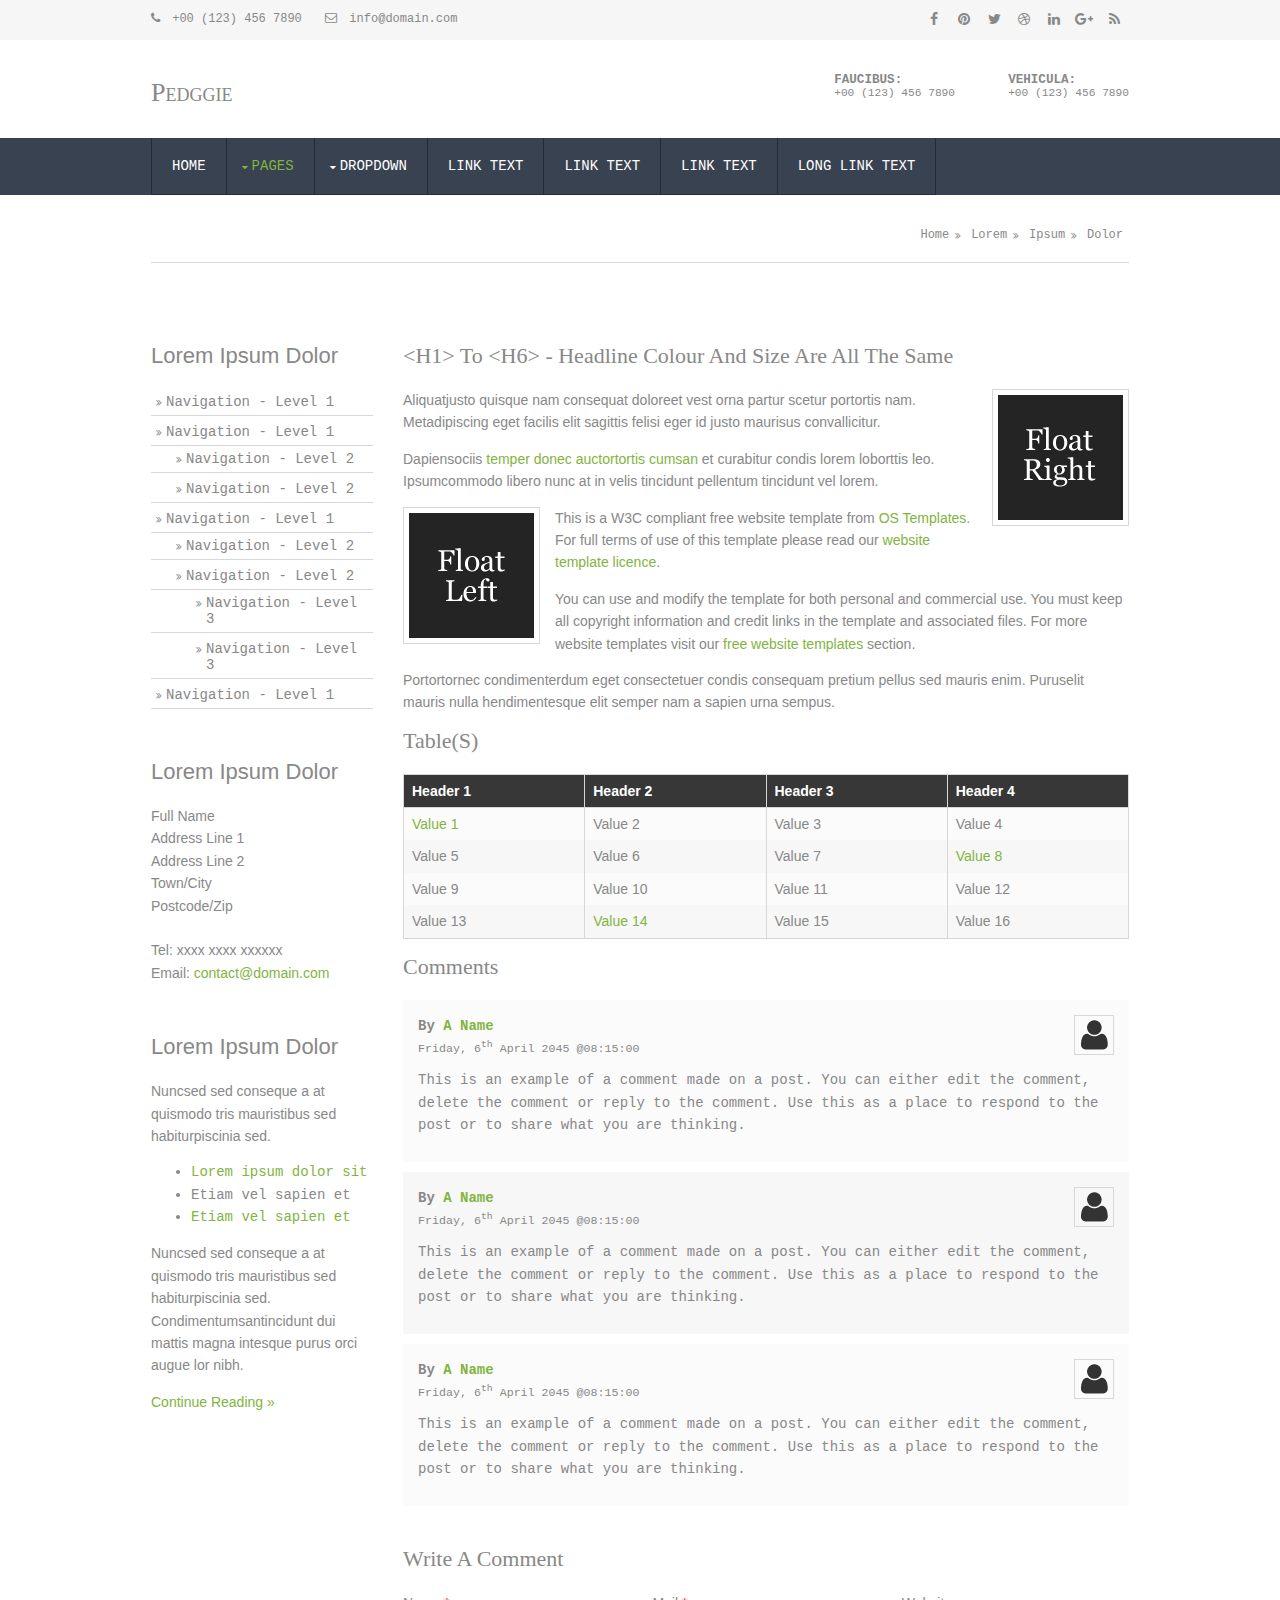
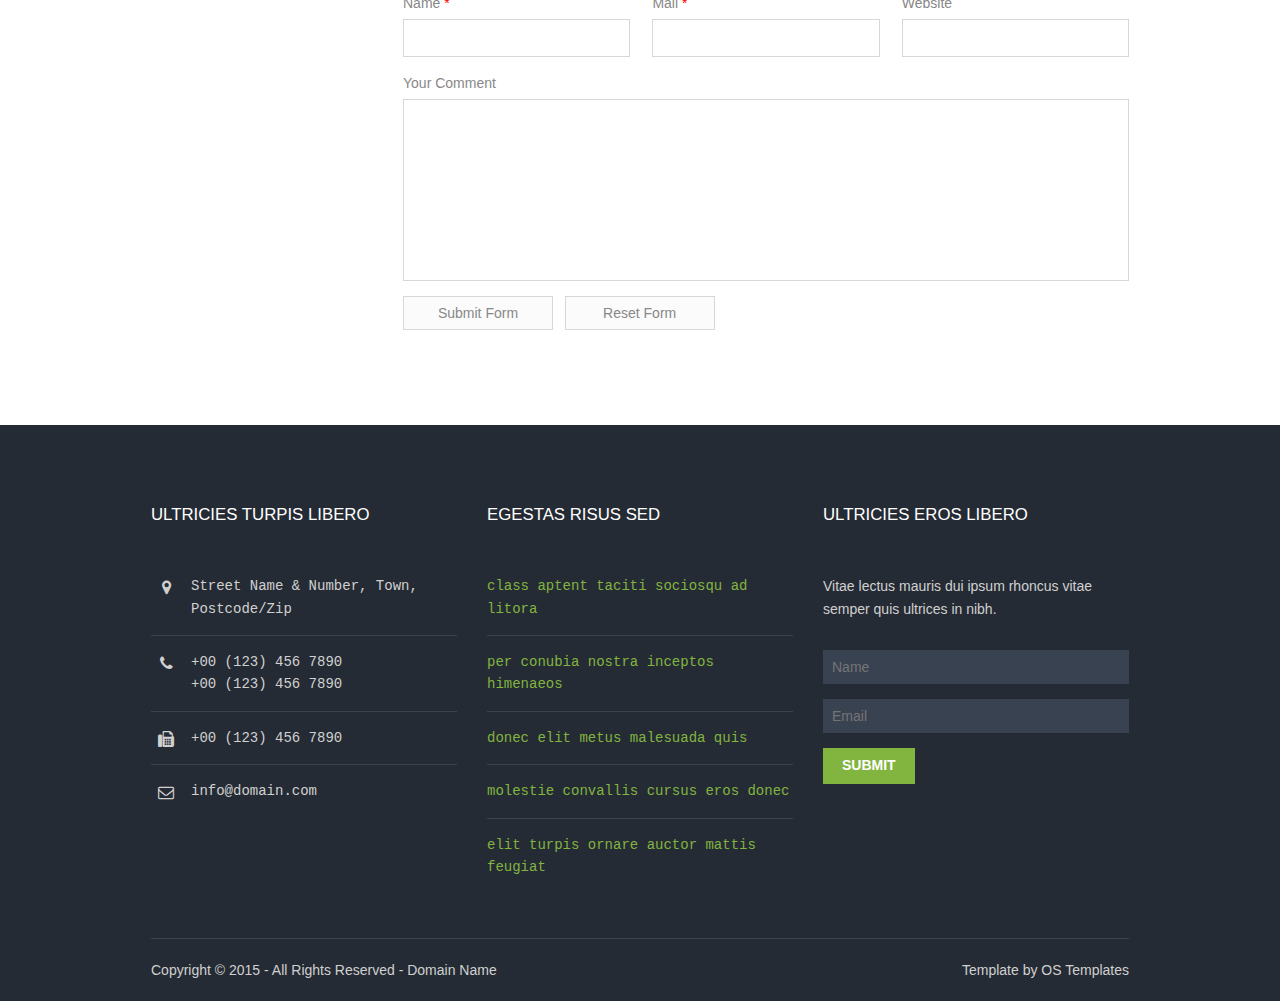
<file: reserva-patagonia/patagonia-hack-master/pages/sidebar-left.html>
<!DOCTYPE html>
<!--
Template Name: Pedggie
Author: <a href="http://www.os-templates.com/">OS Templates</a>
Author URI: http://www.os-templates.com/
Licence: Free to use under our free template licence terms
Licence URI: http://www.os-templates.com/template-terms
-->
<html>
<head>
<title>Pedggie | Pages | Sidebar Left</title>
<meta charset="utf-8">
<meta name="viewport" content="width=device-width, initial-scale=1.0, maximum-scale=1.0, user-scalable=no">
<link href="../layout/styles/layout.css" rel="stylesheet" type="text/css" media="all">
</head>
<body id="top">
<!-- ################################################################################################ -->
<!-- ################################################################################################ -->
<!-- ################################################################################################ -->
<div class="wrapper row0">
  <div id="topbar" class="hoc clear"> 
    <!-- ################################################################################################ -->
    <div class="fl_left">
      <ul class="nospace inline pushright">
        <li><i class="fa fa-phone"></i> +00 (123) 456 7890</li>
        <li><i class="fa fa-envelope-o"></i> info@domain.com</li>
      </ul>
    </div>
    <div class="fl_right">
      <ul class="faico clear">
        <li><a class="faicon-facebook" href="#"><i class="fa fa-facebook"></i></a></li>
        <li><a class="faicon-pinterest" href="#"><i class="fa fa-pinterest"></i></a></li>
        <li><a class="faicon-twitter" href="#"><i class="fa fa-twitter"></i></a></li>
        <li><a class="faicon-dribble" href="#"><i class="fa fa-dribbble"></i></a></li>
        <li><a class="faicon-linkedin" href="#"><i class="fa fa-linkedin"></i></a></li>
        <li><a class="faicon-google-plus" href="#"><i class="fa fa-google-plus"></i></a></li>
        <li><a class="faicon-rss" href="#"><i class="fa fa-rss"></i></a></li>
      </ul>
    </div>
    <!-- ################################################################################################ -->
  </div>
</div>
<!-- ################################################################################################ -->
<!-- ################################################################################################ -->
<!-- ################################################################################################ -->
<div class="wrapper row1">
  <header id="header" class="hoc clear"> 
    <!-- ################################################################################################ -->
    <div id="logo" class="fl_left">
      <h1><a href="../index.html">Pedggie</a></h1>
    </div>
    <div id="quickinfo" class="fl_right">
      <ul class="nospace inline">
        <li><strong>Faucibus:</strong><br>
          +00 (123) 456 7890</li>
        <li><strong>Vehicula:</strong><br>
          +00 (123) 456 7890</li>
      </ul>
    </div>
    <!-- ################################################################################################ -->
  </header>
</div>
<!-- ################################################################################################ -->
<!-- ################################################################################################ -->
<!-- ################################################################################################ -->
<div class="wrapper row2">
  <nav id="mainav" class="hoc clear"> 
    <!-- ################################################################################################ -->
    <ul class="clear">
      <li><a href="../index.html">Home</a></li>
      <li class="active"><a class="drop" href="#">Pages</a>
        <ul>
          <li><a href="gallery.html">Gallery</a></li>
          <li><a href="full-width.html">Full Width</a></li>
          <li class="active"><a href="sidebar-left.html">Sidebar Left</a></li>
          <li><a href="sidebar-right.html">Sidebar Right</a></li>
          <li><a href="basic-grid.html">Basic Grid</a></li>
        </ul>
      </li>
      <li><a class="drop" href="#">Dropdown</a>
        <ul>
          <li><a href="#">Level 2</a></li>
          <li><a class="drop" href="#">Level 2 + Drop</a>
            <ul>
              <li><a href="#">Level 3</a></li>
              <li><a href="#">Level 3</a></li>
              <li><a href="#">Level 3</a></li>
            </ul>
          </li>
          <li><a href="#">Level 2</a></li>
        </ul>
      </li>
      <li><a href="#">Link Text</a></li>
      <li><a href="#">Link Text</a></li>
      <li><a href="#">Link Text</a></li>
      <li><a href="#">Long Link Text</a></li>
    </ul>
    <!-- ################################################################################################ -->
  </nav>
</div>
<!-- ################################################################################################ -->
<!-- ################################################################################################ -->
<!-- ################################################################################################ -->
<div class="wrapper row3">
  <div id="breadcrumb" class="hoc clear"> 
    <!-- ################################################################################################ -->
    <ul>
      <li><a href="#">Home</a></li>
      <li><a href="#">Lorem</a></li>
      <li><a href="#">Ipsum</a></li>
      <li><a href="#">Dolor</a></li>
    </ul>
    <!-- ################################################################################################ -->
  </div>
</div>
<!-- ################################################################################################ -->
<!-- ################################################################################################ -->
<!-- ################################################################################################ -->
<div class="wrapper row3">
  <main class="hoc container clear"> 
    <!-- main body -->
    <!-- ################################################################################################ -->
    <div class="sidebar one_quarter first"> 
      <!-- ################################################################################################ -->
      <h6>Lorem ipsum dolor</h6>
      <nav class="sdb_holder">
        <ul>
          <li><a href="#">Navigation - Level 1</a></li>
          <li><a href="#">Navigation - Level 1</a>
            <ul>
              <li><a href="#">Navigation - Level 2</a></li>
              <li><a href="#">Navigation - Level 2</a></li>
            </ul>
          </li>
          <li><a href="#">Navigation - Level 1</a>
            <ul>
              <li><a href="#">Navigation - Level 2</a></li>
              <li><a href="#">Navigation - Level 2</a>
                <ul>
                  <li><a href="#">Navigation - Level 3</a></li>
                  <li><a href="#">Navigation - Level 3</a></li>
                </ul>
              </li>
            </ul>
          </li>
          <li><a href="#">Navigation - Level 1</a></li>
        </ul>
      </nav>
      <div class="sdb_holder">
        <h6>Lorem ipsum dolor</h6>
        <address>
        Full Name<br>
        Address Line 1<br>
        Address Line 2<br>
        Town/City<br>
        Postcode/Zip<br>
        <br>
        Tel: xxxx xxxx xxxxxx<br>
        Email: <a href="#">contact@domain.com</a>
        </address>
      </div>
      <div class="sdb_holder">
        <article>
          <h6>Lorem ipsum dolor</h6>
          <p>Nuncsed sed conseque a at quismodo tris mauristibus sed habiturpiscinia sed.</p>
          <ul>
            <li><a href="#">Lorem ipsum dolor sit</a></li>
            <li>Etiam vel sapien et</li>
            <li><a href="#">Etiam vel sapien et</a></li>
          </ul>
          <p>Nuncsed sed conseque a at quismodo tris mauristibus sed habiturpiscinia sed. Condimentumsantincidunt dui mattis magna intesque purus orci augue lor nibh.</p>
          <p class="more"><a href="#">Continue Reading &raquo;</a></p>
        </article>
      </div>
      <!-- ################################################################################################ -->
    </div>
    <!-- ################################################################################################ -->
    <!-- ################################################################################################ -->
    <div class="content three_quarter"> 
      <!-- ################################################################################################ -->
      <h1>&lt;h1&gt; to &lt;h6&gt; - Headline Colour and Size Are All The Same</h1>
      <img class="imgr borderedbox inspace-5" src="../images/demo/imgr.gif" alt="">
      <p>Aliquatjusto quisque nam consequat doloreet vest orna partur scetur portortis nam. Metadipiscing eget facilis elit sagittis felisi eger id justo maurisus convallicitur.</p>
      <p>Dapiensociis <a href="#">temper donec auctortortis cumsan</a> et curabitur condis lorem loborttis leo. Ipsumcommodo libero nunc at in velis tincidunt pellentum tincidunt vel lorem.</p>
      <img class="imgl borderedbox inspace-5" src="../images/demo/imgl.gif" alt="">
      <p>This is a W3C compliant free website template from <a href="http://www.os-templates.com/" title="Free Website Templates">OS Templates</a>. For full terms of use of this template please read our <a href="http://www.os-templates.com/template-terms">website template licence</a>.</p>
      <p>You can use and modify the template for both personal and commercial use. You must keep all copyright information and credit links in the template and associated files. For more website templates visit our <a href="http://www.os-templates.com/">free website templates</a> section.</p>
      <p>Portortornec condimenterdum eget consectetuer condis consequam pretium pellus sed mauris enim. Puruselit mauris nulla hendimentesque elit semper nam a sapien urna sempus.</p>
      <h1>Table(s)</h1>
      <div class="scrollable">
        <table>
          <thead>
            <tr>
              <th>Header 1</th>
              <th>Header 2</th>
              <th>Header 3</th>
              <th>Header 4</th>
            </tr>
          </thead>
          <tbody>
            <tr>
              <td><a href="#">Value 1</a></td>
              <td>Value 2</td>
              <td>Value 3</td>
              <td>Value 4</td>
            </tr>
            <tr>
              <td>Value 5</td>
              <td>Value 6</td>
              <td>Value 7</td>
              <td><a href="#">Value 8</a></td>
            </tr>
            <tr>
              <td>Value 9</td>
              <td>Value 10</td>
              <td>Value 11</td>
              <td>Value 12</td>
            </tr>
            <tr>
              <td>Value 13</td>
              <td><a href="#">Value 14</a></td>
              <td>Value 15</td>
              <td>Value 16</td>
            </tr>
          </tbody>
        </table>
      </div>
      <div id="comments">
        <h2>Comments</h2>
        <ul>
          <li>
            <article>
              <header>
                <figure class="avatar"><img src="../images/demo/avatar.png" alt=""></figure>
                <address>
                By <a href="#">A Name</a>
                </address>
                <time datetime="2045-04-06T08:15+00:00">Friday, 6<sup>th</sup> April 2045 @08:15:00</time>
              </header>
              <div class="comcont">
                <p>This is an example of a comment made on a post. You can either edit the comment, delete the comment or reply to the comment. Use this as a place to respond to the post or to share what you are thinking.</p>
              </div>
            </article>
          </li>
          <li>
            <article>
              <header>
                <figure class="avatar"><img src="../images/demo/avatar.png" alt=""></figure>
                <address>
                By <a href="#">A Name</a>
                </address>
                <time datetime="2045-04-06T08:15+00:00">Friday, 6<sup>th</sup> April 2045 @08:15:00</time>
              </header>
              <div class="comcont">
                <p>This is an example of a comment made on a post. You can either edit the comment, delete the comment or reply to the comment. Use this as a place to respond to the post or to share what you are thinking.</p>
              </div>
            </article>
          </li>
          <li>
            <article>
              <header>
                <figure class="avatar"><img src="../images/demo/avatar.png" alt=""></figure>
                <address>
                By <a href="#">A Name</a>
                </address>
                <time datetime="2045-04-06T08:15+00:00">Friday, 6<sup>th</sup> April 2045 @08:15:00</time>
              </header>
              <div class="comcont">
                <p>This is an example of a comment made on a post. You can either edit the comment, delete the comment or reply to the comment. Use this as a place to respond to the post or to share what you are thinking.</p>
              </div>
            </article>
          </li>
        </ul>
        <h2>Write A Comment</h2>
        <form action="#" method="post">
          <div class="one_third first">
            <label for="name">Name <span>*</span></label>
            <input type="text" name="name" id="name" value="" size="22" required>
          </div>
          <div class="one_third">
            <label for="email">Mail <span>*</span></label>
            <input type="email" name="email" id="email" value="" size="22" required>
          </div>
          <div class="one_third">
            <label for="url">Website</label>
            <input type="url" name="url" id="url" value="" size="22">
          </div>
          <div class="block clear">
            <label for="comment">Your Comment</label>
            <textarea name="comment" id="comment" cols="25" rows="10"></textarea>
          </div>
          <div>
            <input type="submit" name="submit" value="Submit Form">
            &nbsp;
            <input type="reset" name="reset" value="Reset Form">
          </div>
        </form>
      </div>
      <!-- ################################################################################################ -->
    </div>
    <!-- ################################################################################################ -->
    <!-- / main body -->
    <div class="clear"></div>
  </main>
</div>
<!-- ################################################################################################ -->
<!-- ################################################################################################ -->
<!-- ################################################################################################ -->
<div class="wrapper row4">
  <footer id="footer" class="hoc clear"> 
    <!-- ################################################################################################ -->
    <div class="one_third first">
      <h6 class="title">Ultricies turpis libero</h6>
      <ul class="nospace linklist contact">
        <li><i class="fa fa-map-marker"></i>
          <address>
          Street Name &amp; Number, Town, Postcode/Zip
          </address>
        </li>
        <li><i class="fa fa-phone"></i> +00 (123) 456 7890<br>
          +00 (123) 456 7890</li>
        <li><i class="fa fa-fax"></i> +00 (123) 456 7890</li>
        <li><i class="fa fa-envelope-o"></i> info@domain.com</li>
      </ul>
    </div>
    <div class="one_third">
      <h6 class="title">Egestas risus sed</h6>
      <ul class="nospace linklist">
        <li><a href="#">class aptent taciti sociosqu ad litora</a></li>
        <li><a href="#">per conubia nostra inceptos himenaeos</a></li>
        <li><a href="#">donec elit metus malesuada quis</a></li>
        <li><a href="#">molestie convallis cursus eros donec</a></li>
        <li><a href="#">elit turpis ornare auctor mattis feugiat</a></li>
      </ul>
    </div>
    <div class="one_third">
      <h6 class="title">Ultricies eros libero</h6>
      <p class="btmspace-30">Vitae lectus mauris dui ipsum rhoncus vitae semper quis ultrices in nibh.</p>
      <form method="post" action="#">
        <fieldset>
          <legend>Newsletter:</legend>
          <input class="btmspace-15" type="text" value="" placeholder="Name">
          <input class="btmspace-15" type="text" value="" placeholder="Email">
          <button type="submit" value="submit">Submit</button>
        </fieldset>
      </form>
    </div>
    <!-- ################################################################################################ -->
  </footer>
</div>
<!-- ################################################################################################ -->
<!-- ################################################################################################ -->
<!-- ################################################################################################ -->
<div class="wrapper row5">
  <div id="copyright" class="hoc clear"> 
    <!-- ################################################################################################ -->
    <p class="fl_left">Copyright &copy; 2015 - All Rights Reserved - <a href="#">Domain Name</a></p>
    <p class="fl_right">Template by <a target="_blank" href="http://www.os-templates.com/" title="Free Website Templates">OS Templates</a></p>
    <!-- ################################################################################################ -->
  </div>
</div>
<!-- ################################################################################################ -->
<!-- ################################################################################################ -->
<!-- ################################################################################################ -->
<a id="backtotop" href="#top"><i class="fa fa-chevron-up"></i></a>
<!-- JAVASCRIPTS -->
<script src="../layout/scripts/jquery.min.js"></script>
<script src="../layout/scripts/jquery.backtotop.js"></script>
<script src="../layout/scripts/jquery.mobilemenu.js"></script>
<!-- IE9 Placeholder Support -->
<script src="../layout/scripts/jquery.placeholder.min.js"></script>
<!-- / IE9 Placeholder Support -->
</body>
</html>
</file>
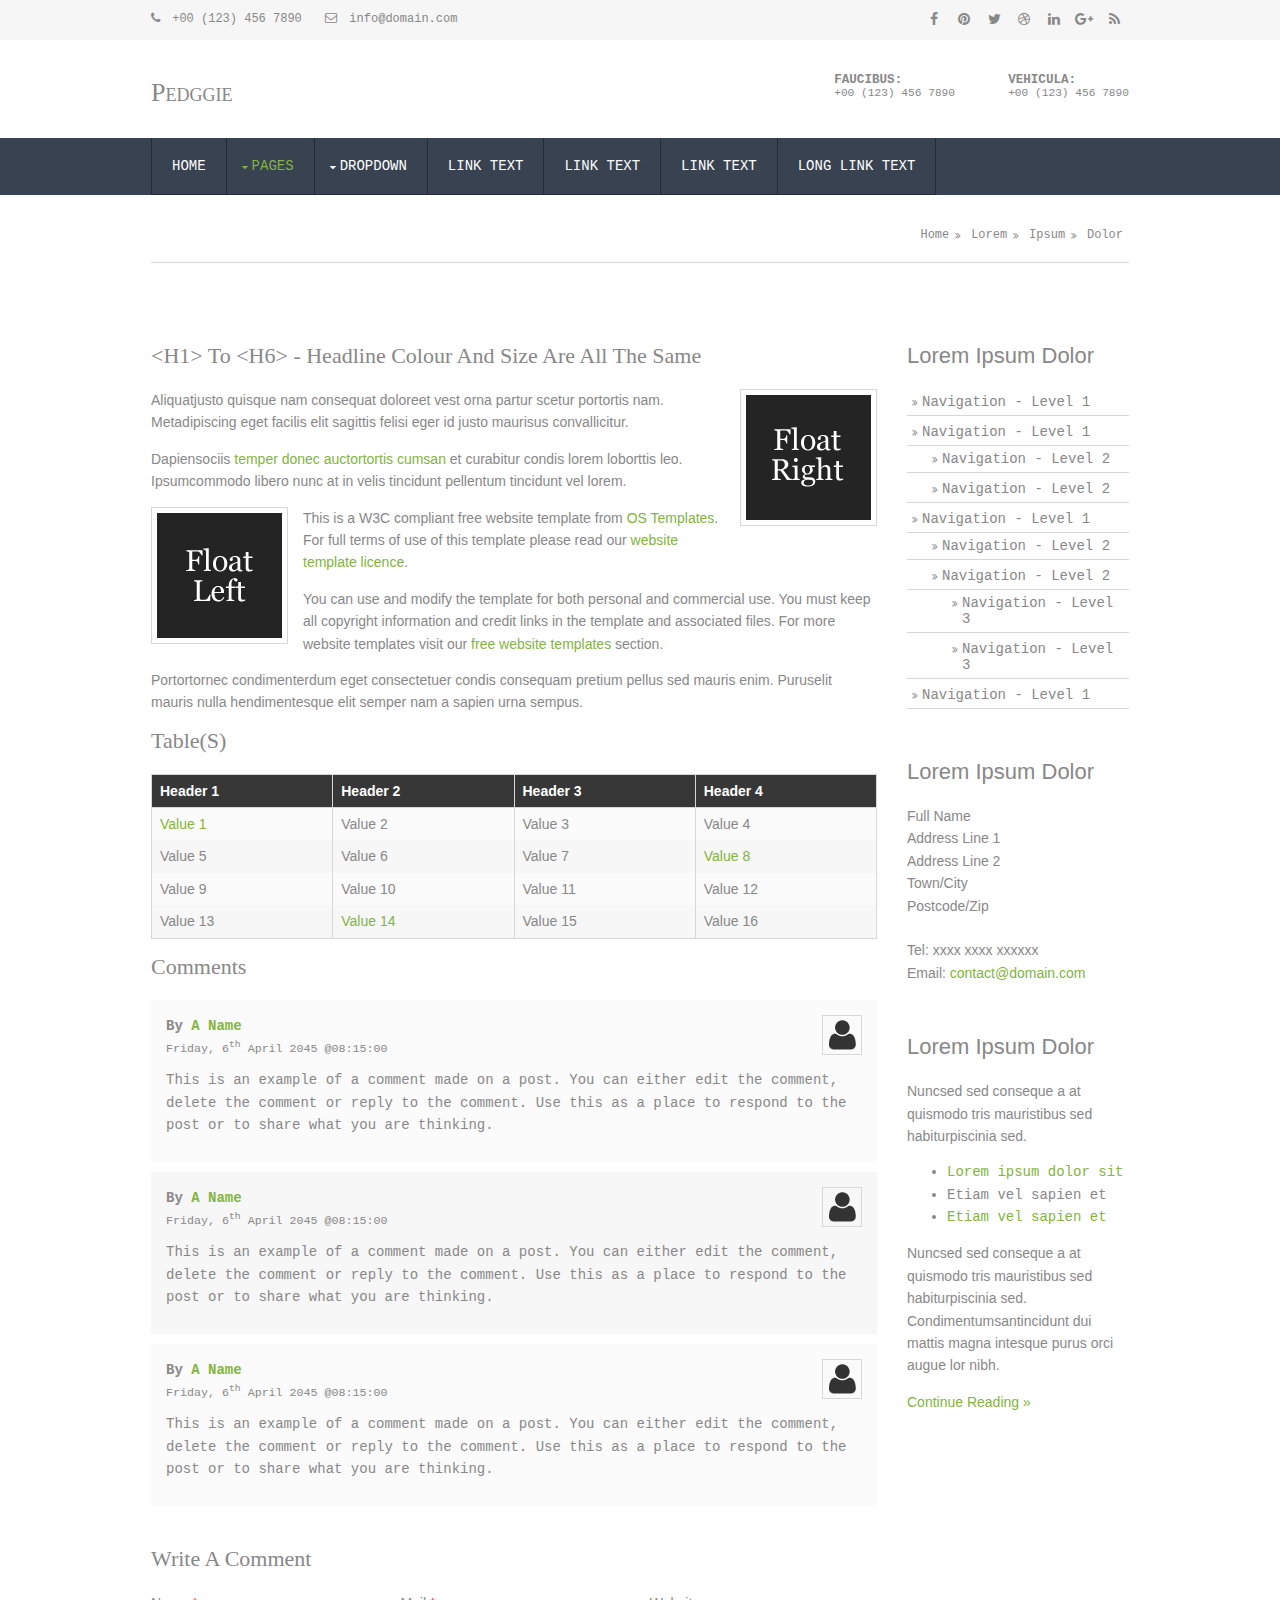
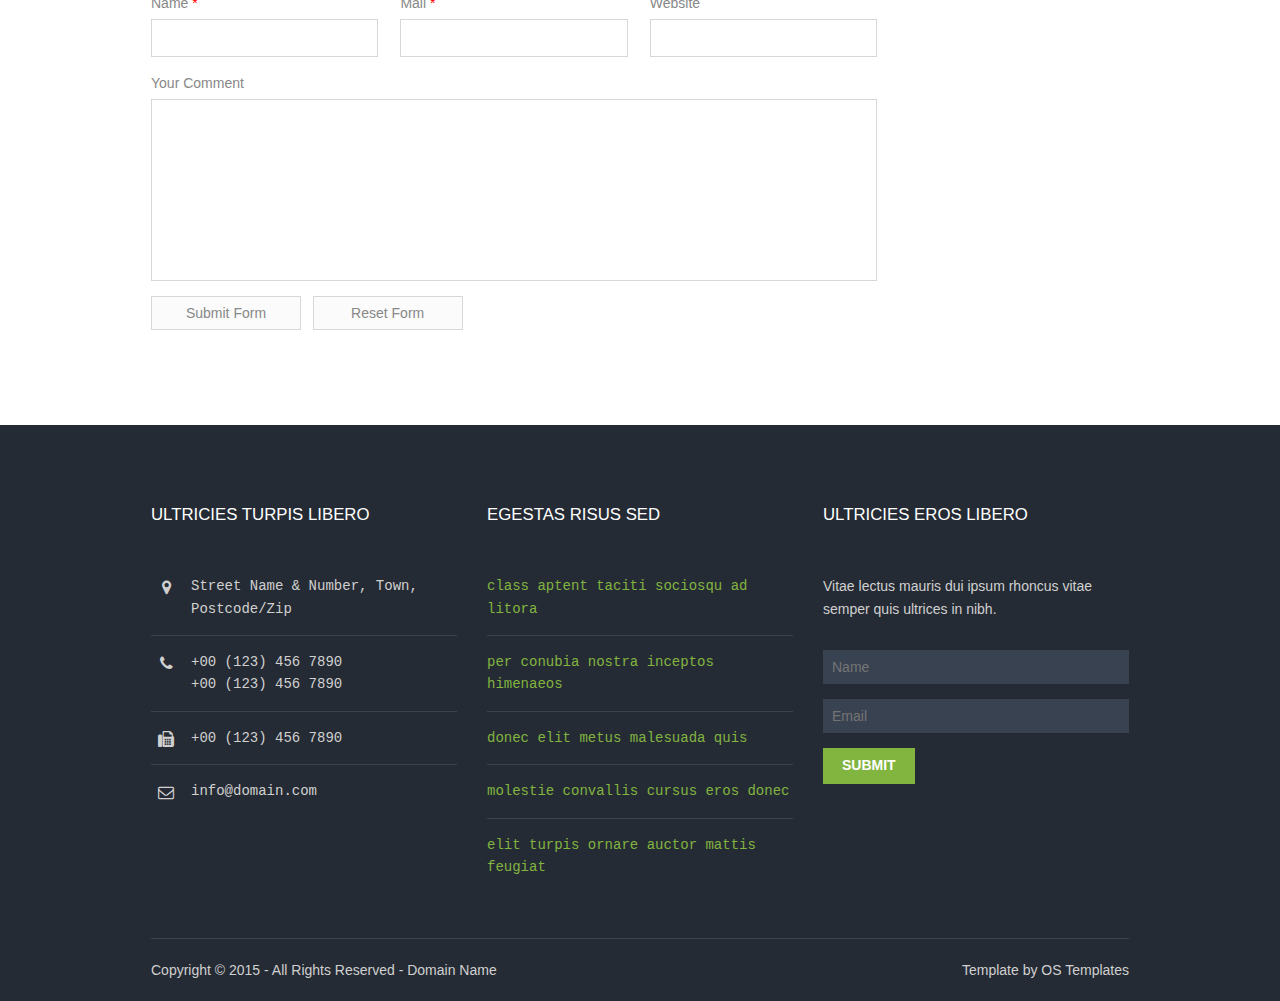
<file: reserva-patagonia/patagonia-hack-master/pages/sidebar-right.html>
<!DOCTYPE html>
<!--
Template Name: Pedggie
Author: <a href="http://www.os-templates.com/">OS Templates</a>
Author URI: http://www.os-templates.com/
Licence: Free to use under our free template licence terms
Licence URI: http://www.os-templates.com/template-terms
-->
<html>
<head>
<title>Pedggie | Pages | Sidebar Right</title>
<meta charset="utf-8">
<meta name="viewport" content="width=device-width, initial-scale=1.0, maximum-scale=1.0, user-scalable=no">
<link href="../layout/styles/layout.css" rel="stylesheet" type="text/css" media="all">
</head>
<body id="top">
<!-- ################################################################################################ -->
<!-- ################################################################################################ -->
<!-- ################################################################################################ -->
<div class="wrapper row0">
  <div id="topbar" class="hoc clear"> 
    <!-- ################################################################################################ -->
    <div class="fl_left">
      <ul class="nospace inline pushright">
        <li><i class="fa fa-phone"></i> +00 (123) 456 7890</li>
        <li><i class="fa fa-envelope-o"></i> info@domain.com</li>
      </ul>
    </div>
    <div class="fl_right">
      <ul class="faico clear">
        <li><a class="faicon-facebook" href="#"><i class="fa fa-facebook"></i></a></li>
        <li><a class="faicon-pinterest" href="#"><i class="fa fa-pinterest"></i></a></li>
        <li><a class="faicon-twitter" href="#"><i class="fa fa-twitter"></i></a></li>
        <li><a class="faicon-dribble" href="#"><i class="fa fa-dribbble"></i></a></li>
        <li><a class="faicon-linkedin" href="#"><i class="fa fa-linkedin"></i></a></li>
        <li><a class="faicon-google-plus" href="#"><i class="fa fa-google-plus"></i></a></li>
        <li><a class="faicon-rss" href="#"><i class="fa fa-rss"></i></a></li>
      </ul>
    </div>
    <!-- ################################################################################################ -->
  </div>
</div>
<!-- ################################################################################################ -->
<!-- ################################################################################################ -->
<!-- ################################################################################################ -->
<div class="wrapper row1">
  <header id="header" class="hoc clear"> 
    <!-- ################################################################################################ -->
    <div id="logo" class="fl_left">
      <h1><a href="../index.html">Pedggie</a></h1>
    </div>
    <div id="quickinfo" class="fl_right">
      <ul class="nospace inline">
        <li><strong>Faucibus:</strong><br>
          +00 (123) 456 7890</li>
        <li><strong>Vehicula:</strong><br>
          +00 (123) 456 7890</li>
      </ul>
    </div>
    <!-- ################################################################################################ -->
  </header>
</div>
<!-- ################################################################################################ -->
<!-- ################################################################################################ -->
<!-- ################################################################################################ -->
<div class="wrapper row2">
  <nav id="mainav" class="hoc clear"> 
    <!-- ################################################################################################ -->
    <ul class="clear">
      <li><a href="../index.html">Home</a></li>
      <li class="active"><a class="drop" href="#">Pages</a>
        <ul>
          <li><a href="gallery.html">Gallery</a></li>
          <li><a href="full-width.html">Full Width</a></li>
          <li><a href="sidebar-left.html">Sidebar Left</a></li>
          <li class="active"><a href="sidebar-right.html">Sidebar Right</a></li>
          <li><a href="basic-grid.html">Basic Grid</a></li>
        </ul>
      </li>
      <li><a class="drop" href="#">Dropdown</a>
        <ul>
          <li><a href="#">Level 2</a></li>
          <li><a class="drop" href="#">Level 2 + Drop</a>
            <ul>
              <li><a href="#">Level 3</a></li>
              <li><a href="#">Level 3</a></li>
              <li><a href="#">Level 3</a></li>
            </ul>
          </li>
          <li><a href="#">Level 2</a></li>
        </ul>
      </li>
      <li><a href="#">Link Text</a></li>
      <li><a href="#">Link Text</a></li>
      <li><a href="#">Link Text</a></li>
      <li><a href="#">Long Link Text</a></li>
    </ul>
    <!-- ################################################################################################ -->
  </nav>
</div>
<!-- ################################################################################################ -->
<!-- ################################################################################################ -->
<!-- ################################################################################################ -->
<div class="wrapper row3">
  <div id="breadcrumb" class="hoc clear"> 
    <!-- ################################################################################################ -->
    <ul>
      <li><a href="#">Home</a></li>
      <li><a href="#">Lorem</a></li>
      <li><a href="#">Ipsum</a></li>
      <li><a href="#">Dolor</a></li>
    </ul>
    <!-- ################################################################################################ -->
  </div>
</div>
<!-- ################################################################################################ -->
<!-- ################################################################################################ -->
<!-- ################################################################################################ -->
<div class="wrapper row3">
  <main class="hoc container clear"> 
    <!-- main body -->
    <!-- ################################################################################################ -->
    <div class="content three_quarter first"> 
      <!-- ################################################################################################ -->
      <h1>&lt;h1&gt; to &lt;h6&gt; - Headline Colour and Size Are All The Same</h1>
      <img class="imgr borderedbox inspace-5" src="../images/demo/imgr.gif" alt="">
      <p>Aliquatjusto quisque nam consequat doloreet vest orna partur scetur portortis nam. Metadipiscing eget facilis elit sagittis felisi eger id justo maurisus convallicitur.</p>
      <p>Dapiensociis <a href="#">temper donec auctortortis cumsan</a> et curabitur condis lorem loborttis leo. Ipsumcommodo libero nunc at in velis tincidunt pellentum tincidunt vel lorem.</p>
      <img class="imgl borderedbox inspace-5" src="../images/demo/imgl.gif" alt="">
      <p>This is a W3C compliant free website template from <a href="http://www.os-templates.com/" title="Free Website Templates">OS Templates</a>. For full terms of use of this template please read our <a href="http://www.os-templates.com/template-terms">website template licence</a>.</p>
      <p>You can use and modify the template for both personal and commercial use. You must keep all copyright information and credit links in the template and associated files. For more website templates visit our <a href="http://www.os-templates.com/">free website templates</a> section.</p>
      <p>Portortornec condimenterdum eget consectetuer condis consequam pretium pellus sed mauris enim. Puruselit mauris nulla hendimentesque elit semper nam a sapien urna sempus.</p>
      <h1>Table(s)</h1>
      <div class="scrollable">
        <table>
          <thead>
            <tr>
              <th>Header 1</th>
              <th>Header 2</th>
              <th>Header 3</th>
              <th>Header 4</th>
            </tr>
          </thead>
          <tbody>
            <tr>
              <td><a href="#">Value 1</a></td>
              <td>Value 2</td>
              <td>Value 3</td>
              <td>Value 4</td>
            </tr>
            <tr>
              <td>Value 5</td>
              <td>Value 6</td>
              <td>Value 7</td>
              <td><a href="#">Value 8</a></td>
            </tr>
            <tr>
              <td>Value 9</td>
              <td>Value 10</td>
              <td>Value 11</td>
              <td>Value 12</td>
            </tr>
            <tr>
              <td>Value 13</td>
              <td><a href="#">Value 14</a></td>
              <td>Value 15</td>
              <td>Value 16</td>
            </tr>
          </tbody>
        </table>
      </div>
      <div id="comments">
        <h2>Comments</h2>
        <ul>
          <li>
            <article>
              <header>
                <figure class="avatar"><img src="../images/demo/avatar.png" alt=""></figure>
                <address>
                By <a href="#">A Name</a>
                </address>
                <time datetime="2045-04-06T08:15+00:00">Friday, 6<sup>th</sup> April 2045 @08:15:00</time>
              </header>
              <div class="comcont">
                <p>This is an example of a comment made on a post. You can either edit the comment, delete the comment or reply to the comment. Use this as a place to respond to the post or to share what you are thinking.</p>
              </div>
            </article>
          </li>
          <li>
            <article>
              <header>
                <figure class="avatar"><img src="../images/demo/avatar.png" alt=""></figure>
                <address>
                By <a href="#">A Name</a>
                </address>
                <time datetime="2045-04-06T08:15+00:00">Friday, 6<sup>th</sup> April 2045 @08:15:00</time>
              </header>
              <div class="comcont">
                <p>This is an example of a comment made on a post. You can either edit the comment, delete the comment or reply to the comment. Use this as a place to respond to the post or to share what you are thinking.</p>
              </div>
            </article>
          </li>
          <li>
            <article>
              <header>
                <figure class="avatar"><img src="../images/demo/avatar.png" alt=""></figure>
                <address>
                By <a href="#">A Name</a>
                </address>
                <time datetime="2045-04-06T08:15+00:00">Friday, 6<sup>th</sup> April 2045 @08:15:00</time>
              </header>
              <div class="comcont">
                <p>This is an example of a comment made on a post. You can either edit the comment, delete the comment or reply to the comment. Use this as a place to respond to the post or to share what you are thinking.</p>
              </div>
            </article>
          </li>
        </ul>
        <h2>Write A Comment</h2>
        <form action="#" method="post">
          <div class="one_third first">
            <label for="name">Name <span>*</span></label>
            <input type="text" name="name" id="name" value="" size="22" required>
          </div>
          <div class="one_third">
            <label for="email">Mail <span>*</span></label>
            <input type="email" name="email" id="email" value="" size="22" required>
          </div>
          <div class="one_third">
            <label for="url">Website</label>
            <input type="url" name="url" id="url" value="" size="22">
          </div>
          <div class="block clear">
            <label for="comment">Your Comment</label>
            <textarea name="comment" id="comment" cols="25" rows="10"></textarea>
          </div>
          <div>
            <input type="submit" name="submit" value="Submit Form">
            &nbsp;
            <input type="reset" name="reset" value="Reset Form">
          </div>
        </form>
      </div>
      <!-- ################################################################################################ -->
    </div>
    <!-- ################################################################################################ -->
    <!-- ################################################################################################ -->
    <div class="sidebar one_quarter"> 
      <!-- ################################################################################################ -->
      <h6>Lorem ipsum dolor</h6>
      <nav class="sdb_holder">
        <ul>
          <li><a href="#">Navigation - Level 1</a></li>
          <li><a href="#">Navigation - Level 1</a>
            <ul>
              <li><a href="#">Navigation - Level 2</a></li>
              <li><a href="#">Navigation - Level 2</a></li>
            </ul>
          </li>
          <li><a href="#">Navigation - Level 1</a>
            <ul>
              <li><a href="#">Navigation - Level 2</a></li>
              <li><a href="#">Navigation - Level 2</a>
                <ul>
                  <li><a href="#">Navigation - Level 3</a></li>
                  <li><a href="#">Navigation - Level 3</a></li>
                </ul>
              </li>
            </ul>
          </li>
          <li><a href="#">Navigation - Level 1</a></li>
        </ul>
      </nav>
      <div class="sdb_holder">
        <h6>Lorem ipsum dolor</h6>
        <address>
        Full Name<br>
        Address Line 1<br>
        Address Line 2<br>
        Town/City<br>
        Postcode/Zip<br>
        <br>
        Tel: xxxx xxxx xxxxxx<br>
        Email: <a href="#">contact@domain.com</a>
        </address>
      </div>
      <div class="sdb_holder">
        <article>
          <h6>Lorem ipsum dolor</h6>
          <p>Nuncsed sed conseque a at quismodo tris mauristibus sed habiturpiscinia sed.</p>
          <ul>
            <li><a href="#">Lorem ipsum dolor sit</a></li>
            <li>Etiam vel sapien et</li>
            <li><a href="#">Etiam vel sapien et</a></li>
          </ul>
          <p>Nuncsed sed conseque a at quismodo tris mauristibus sed habiturpiscinia sed. Condimentumsantincidunt dui mattis magna intesque purus orci augue lor nibh.</p>
          <p class="more"><a href="#">Continue Reading &raquo;</a></p>
        </article>
      </div>
      <!-- ################################################################################################ -->
    </div>
    <!-- ################################################################################################ -->
    <!-- / main body -->
    <div class="clear"></div>
  </main>
</div>
<!-- ################################################################################################ -->
<!-- ################################################################################################ -->
<!-- ################################################################################################ -->
<div class="wrapper row4">
  <footer id="footer" class="hoc clear"> 
    <!-- ################################################################################################ -->
    <div class="one_third first">
      <h6 class="title">Ultricies turpis libero</h6>
      <ul class="nospace linklist contact">
        <li><i class="fa fa-map-marker"></i>
          <address>
          Street Name &amp; Number, Town, Postcode/Zip
          </address>
        </li>
        <li><i class="fa fa-phone"></i> +00 (123) 456 7890<br>
          +00 (123) 456 7890</li>
        <li><i class="fa fa-fax"></i> +00 (123) 456 7890</li>
        <li><i class="fa fa-envelope-o"></i> info@domain.com</li>
      </ul>
    </div>
    <div class="one_third">
      <h6 class="title">Egestas risus sed</h6>
      <ul class="nospace linklist">
        <li><a href="#">class aptent taciti sociosqu ad litora</a></li>
        <li><a href="#">per conubia nostra inceptos himenaeos</a></li>
        <li><a href="#">donec elit metus malesuada quis</a></li>
        <li><a href="#">molestie convallis cursus eros donec</a></li>
        <li><a href="#">elit turpis ornare auctor mattis feugiat</a></li>
      </ul>
    </div>
    <div class="one_third">
      <h6 class="title">Ultricies eros libero</h6>
      <p class="btmspace-30">Vitae lectus mauris dui ipsum rhoncus vitae semper quis ultrices in nibh.</p>
      <form method="post" action="#">
        <fieldset>
          <legend>Newsletter:</legend>
          <input class="btmspace-15" type="text" value="" placeholder="Name">
          <input class="btmspace-15" type="text" value="" placeholder="Email">
          <button type="submit" value="submit">Submit</button>
        </fieldset>
      </form>
    </div>
    <!-- ################################################################################################ -->
  </footer>
</div>
<!-- ################################################################################################ -->
<!-- ################################################################################################ -->
<!-- ################################################################################################ -->
<div class="wrapper row5">
  <div id="copyright" class="hoc clear"> 
    <!-- ################################################################################################ -->
    <p class="fl_left">Copyright &copy; 2015 - All Rights Reserved - <a href="#">Domain Name</a></p>
    <p class="fl_right">Template by <a target="_blank" href="http://www.os-templates.com/" title="Free Website Templates">OS Templates</a></p>
    <!-- ################################################################################################ -->
  </div>
</div>
<!-- ################################################################################################ -->
<!-- ################################################################################################ -->
<!-- ################################################################################################ -->
<a id="backtotop" href="#top"><i class="fa fa-chevron-up"></i></a>
<!-- JAVASCRIPTS -->
<script src="../layout/scripts/jquery.min.js"></script>
<script src="../layout/scripts/jquery.backtotop.js"></script>
<script src="../layout/scripts/jquery.mobilemenu.js"></script>
<!-- IE9 Placeholder Support -->
<script src="../layout/scripts/jquery.placeholder.min.js"></script>
<!-- / IE9 Placeholder Support -->
</body>
</html>
</file>
<file: reserva-patagonia/patagonia-hack-master/layout/styles/form.css>
body {
  font-family: "Open Sans", sans-serif;
  height: 100vh;
  background-size: cover;
  background-color: #252B34;
}

@keyframes spinner {
  0% {
    transform: rotateZ(0deg);
  }
  100% {
    transform: rotateZ(359deg);
  }
}
* {
  box-sizing: border-box;
}

.wrapper {
  display: flex;
  align-items: center;
  flex-direction: column;
  justify-content: center;
  width: 100%;
  min-height: 100%;
  padding: 20px;
}

.login {
  border-radius: 2px 2px 5px 5px;
  padding: 10px 20px 20px 20px;
  width: 100%;
  max-width: 360px;
  background: #ffffff;
  position: relative;
  padding-bottom: 10em;
  box-shadow: 0px 1px 5px rgba(0, 0, 0, 0.3);
}
.login.loading button {
  max-height: 100%;
  padding-top: 50px;
}
.login.loading button .spinner {
  opacity: 1;
  top: 40%;
}
.login.ok button {
  background-color: #8bc34a;
}
.login.ok button .spinner {
  border-radius: 0;
  border-top-color: transparent;
  border-right-color: transparent;
  height: 20px;
  animation: none;
  transform: rotateZ(-45deg);
}
.login input {
  display: block;
  padding: 15px 10px;
  margin-bottom: 10px;
  width: 100%;
  border: 1px solid #ddd;
  transition: border-width 0.2s ease;
  border-radius: 2px;
  color: #ccc;
}
.login input + i.fa {
  color: #fff;
  font-size: 1em;
  position: absolute;
  margin-top: -47px;
  opacity: 0;
  left: 0;
  transition: all 0.1s ease-in;
}
.login input:focus {
  outline: none;
  color: #444;
  border-color: #2196F3;
  border-left-width: 35px;
}
.login input:focus + i.fa {
  opacity: 1;
  left: 30px;
  transition: all 0.25s ease-out;
}
.login a {
  font-size: 0.8em;
  color: #2196F3;
  text-decoration: none;
}
.login .title {
  color: #444;
  font-size: 1.2em;
  font-weight: bold;
  margin: 10px 0 30px 0;
  padding-bottom: 20px;
}
.login button {
  width: 100%;
  height: 100%;
  padding: 10px 10px;
  background: #2196F3;
  color: #fff;
  display: block;
  border: none;
  cursor: pointer;
  margin-top: 20px;
  position: absolute;
  left: 0;
  bottom: 0;
  max-height: 60px;
  border: 0px solid rgba(0, 0, 0, 0.1);
  border-radius: 0 0 2px 2px;
  transform: rotateZ(0deg);
  transition: all 0.1s ease-out;
  border-bottom-width: 7px;
}
.login button .spinner {
  display: block;
  width: 40px;
  height: 40px;
  position: absolute;
  border: 4px solid #ffffff;
  border-top-color: rgba(255, 255, 255, 0.3);
  border-radius: 100%;
  left: 50%;
  top: 0;
  opacity: 0;
  margin-left: -20px;
  margin-top: -20px;
  animation: spinner 0.6s infinite linear;
  transition: top 0.3s 0.3s ease, opacity 0.3s 0.3s ease, border-radius 0.3s ease;
  box-shadow: 0px 1px 0px rgba(0, 0, 0, 0.2);
}
.login:not(.loading) button:hover {
  box-shadow: 0px 1px 3px #2196F3;
}
.login:not(.loading) button:focus {
  border-bottom-width: 4px;
}

footer {
  display: block;
  padding-top: 50px;
  text-align: center;
  color: #ddd;
  font-weight: normal;
  text-shadow: 0px -1px 0px rgba(0, 0, 0, 0.2);
  font-size: 0.8em;
}
footer a, footer a:link {
  color: #fff;
  text-decoration: none;
}
</file>
<file: reserva-patagonia/patagonia-hack-master/layout/styles/layout.css>
@charset "utf-8";


@import url("fontawesome-4.5.0.min.css");
@import url("framework.css");

/* Rows
--------------------------------------------------------------------------------------------------------------- */
.row0, .row0 a{}
.row1, .row1 a{}
.row2, .row2 a{}
.row3, .row3 a{}
.row4, .row4 a{}
.row5, .row5 a{}


/* Top Bar
--------------------------------------------------------------------------------------------------------------- */
#topbar{padding:5px 0; font-size:12px;}

#topbar .fl_left{margin-top:4px;}
#topbar .fl_left .inline > li i{margin:0 5px 0 0; line-height:normal;}

#topbar .faico li{margin:0;}


/* Header
--------------------------------------------------------------------------------------------------------------- */
#header{padding:30px 0;}

#header #logo{margin-top:8px; font-variant:small-caps;}
#header #logo h1{margin:0; padding:0; font-size:26px;}

#header #quickinfo{font-size:.8rem; text-transform:uppercase;}
#header #quickinfo li{margin-right:50px;}
#header #quickinfo li:last-child{margin-right:0;}
#header #quickinfo strong{display:block; margin:0 0 -5px 0; padding:0; font-size:.9rem;}
#header #quickinfo br{display:none;}


/* Page Intro
--------------------------------------------------------------------------------------------------------------- */
#pageintro{padding:150px 0;}

#pageintro .introtxt{display:block; max-width:50%;}
#pageintro .introtxt .heading{margin-bottom:30px; font-size:42px;}
#pageintro .introtxt p{margin-bottom:30px; font-size:24px;}


/* Content Area
--------------------------------------------------------------------------------------------------------------- */
.container{padding:80px 0;}

/* Content */
.container .content{}

/* Elements */
.elements li:last-child{margin-bottom:0;}/* Used for mobile devices when elements stack */
.elements article{display:inline-block; width:100%; max-width:320px; height:100%;}
.elements figure{display:block; position:relative;}
.elements figure figcaption{visibility:hidden; opacity:0; position:absolute; bottom:0; right:0; padding:5px 10px;}
.elements article:hover figcaption{visibility:visible; opacity:1;}
.elements .txtwrap{padding:20px;}
.elements .txtwrap .heading{margin-bottom:15px;}
.elements .txtwrap p{margin:0 0 15px 0;}
.elements .txtwrap p:last-child{margin-bottom:0;}
.elements .txtwrap footer{}

/* Comments */
#comments ul{margin:0 0 40px 0; padding:0; list-style:none;}
#comments li{margin:0 0 10px 0; padding:15px;}
#comments .avatar{float:right; margin:0 0 10px 10px; padding:3px; border:1px solid;}
#comments address{font-weight:bold;}
#comments time{font-size:smaller;}
#comments .comcont{display:block; margin:0; padding:0;}
#comments .comcont p{margin:10px 5px 10px 0; padding:0;}

#comments form{display:block; width:100%;}
#comments input, #comments textarea{width:100%; padding:10px; border:1px solid;}
#comments textarea{overflow:auto;}
#comments div{margin-bottom:15px;}
#comments input[type="submit"], #comments input[type="reset"]{display:inline-block; width:auto; min-width:150px; margin:0; padding:8px 5px; cursor:pointer;}

/* Sidebar */
.container .sidebar{}

.sidebar .sdb_holder{margin-bottom:50px;}
.sidebar .sdb_holder:last-child{margin-bottom:0;}


/* Footer
--------------------------------------------------------------------------------------------------------------- */
#footer{padding:80px 0 60px;}

#footer .title{margin:0 0 50px 0; padding:0; font-size:1.2rem; text-transform:uppercase;}

#footer .linklist li{display:block; margin-bottom:15px; padding:0 0 15px 0; border-bottom:1px solid;}
#footer .linklist li:last-child{margin:0; padding:0; border:none;}
#footer .linklist li::before, #footer .linklist li::after{display:table; content:"";}
#footer .linklist li, #footer .linklist li::after{clear:both;}

#footer .contact{}
#footer .contact.linklist li, #footer .contact.linklist li:last-child{position:relative; padding-left:40px;}
#footer .contact li *{margin:0; padding:0; line-height:1.6;}
#footer .contact li i{display:block; position:absolute; top:0; left:0; width:30px; font-size:16px; text-align:center;}

#footer input, #footer button{border:1px solid;}
#footer input{display:block; width:100%; padding:8px;}
#footer button{padding:8px 18px 10px; text-transform:uppercase; font-weight:700; cursor:pointer;}


/* Copyright
--------------------------------------------------------------------------------------------------------------- */
#copyright{padding:20px 0; border-top:1px solid;}
#copyright *{margin:0; padding:0;}


/* Transition Fade
--------------------------------------------------------------------------------------------------------------- */
*, *::before, *::after{transition:all .3s ease-in-out;}
#mainav form *{transition:none !important;}


/* ------------------------------------------------------------------------------------------------------------ */
/* ------------------------------------------------------------------------------------------------------------ */
/* ------------------------------------------------------------------------------------------------------------ */
/* ------------------------------------------------------------------------------------------------------------ */
/* ------------------------------------------------------------------------------------------------------------ */


/* Navigation
--------------------------------------------------------------------------------------------------------------- */
nav ul, nav ol{margin:0; padding:0; list-style:none;}

#mainav, #breadcrumb, .sidebar nav{line-height:normal;}
#mainav .drop::after, #mainav li li .drop::after, #breadcrumb li a::after, .sidebar nav a::after{position:absolute; font-family:"FontAwesome"; font-size:10px; line-height:10px;}

/* Top Navigation */
#mainav{}
#mainav ul{}
#mainav ul ul{z-index:9999; position:absolute; width:160px; text-align:left;}
#mainav ul ul ul{left:160px; top:0;}
#mainav li{display:block; position:relative; float:left; margin:0; padding:0; text-transform:uppercase;}
#mainav li:last-child{margin-right:0;}
#mainav li li{width:100%; margin:0; text-transform:none;}
#mainav ul.clear{border:solid; border-width:0 0 0 1px;}
#mainav li a{display:block; padding:20px; border:solid; border-width:0 1px 1px 0; border-collapse:collapse;}
#mainav li li a{border-width:0 0 1px 0;}
#mainav li li:first-child a, #mainav li li:last-child a{border-width:0 0 1px 0;}
#mainav .drop{padding-left:25px;}
#mainav li li a, #mainav li li .drop{display:block; margin:0; padding:10px 15px;}
#mainav .drop:after, #mainav li li .drop:after{content:"\f0d7";}
#mainav .drop:after{top:25px; left:15px;}
#mainav li li .drop:after{top:15px; left:5px;}
#mainav ul ul{visibility:hidden; opacity:0;}
#mainav ul li:hover > ul{visibility:visible; opacity:1;}

#mainav form{display:none; margin:0; padding:20px 0;}
#mainav form select, #mainav form select option{display:block; cursor:pointer; outline:none;}
#mainav form select{width:100%; padding:5px; border:1px solid;}
#mainav form select option{margin:5px; padding:0; border:none;}

/* Breadcrumb */
#breadcrumb{padding:30px 0 20px; border-bottom:1px solid; text-align:right;}
#breadcrumb ul{margin:0; padding:0; list-style:none;}
#breadcrumb li{display:inline-block; margin:0 6px 0 0; padding:0;}
#breadcrumb li a{display:block; position:relative; margin:0; padding:0 12px 0 0; font-size:12px;}
#breadcrumb li a::after{top:3px; right:0; content:"\f101";}
#breadcrumb li:last-child a{margin:0; padding:0;}
#breadcrumb li:last-child a::after{display:none;}

/* Sidebar Navigation */
.sidebar nav{display:block; width:100%;}
.sidebar nav li{margin:0 0 3px 0; padding:0;}
.sidebar nav a{display:block; position:relative; margin:0; padding:5px 10px 5px 15px; text-decoration:none; border:solid; border-width:0 0 1px 0;}
.sidebar nav a::after{top:9px; left:5px; content:"\f101";}
.sidebar nav ul ul a{padding-left:35px;}
.sidebar nav ul ul a::after{left:25px;}
.sidebar nav ul ul ul a{padding-left:55px;}
.sidebar nav ul ul ul a::after{left:45px;}

/* Pagination */
.pagination{display:block; width:100%; text-align:center; clear:both;}
.pagination li{display:inline-block; margin:0 2px 0 0;}
.pagination li:last-child{margin-right:0;}
.pagination a, .pagination strong{display:block; padding:8px 11px; border:1px solid; background-clip:padding-box; font-weight:normal;}

/* Back to Top */
#backtotop{z-index:999; display:inline-block; position:fixed; visibility:hidden; bottom:20px; right:20px; width:36px; height:36px; line-height:36px; font-size:16px; text-align:center; opacity:.2;}
#backtotop i{display:block; width:100%; height:100%; line-height:inherit;}
#backtotop.visible{visibility:visible; opacity:.5;}
#backtotop:hover{opacity:1;}


/* Tables
--------------------------------------------------------------------------------------------------------------- */
table, th, td{border:1px solid; border-collapse:collapse; vertical-align:top;}
table, th{table-layout:auto;}
table{width:100%; margin-bottom:15px;}
th, td{padding:5px 8px;}
td{border-width:0 1px;}


/* Gallery
--------------------------------------------------------------------------------------------------------------- */
#gallery{display:block; width:100%; margin-bottom:50px;}
#gallery figure figcaption{display:block; width:100%; clear:both;}
#gallery li{margin-bottom:30px;}


/* Font Awesome Social Icons
--------------------------------------------------------------------------------------------------------------- */
.faico{margin:0; padding:0; list-style:none;}
.faico li{display:inline-block; float:left; margin:0 2px 0 0; padding:0; line-height:normal;}
.faico li:last-child{margin-right:0;}

.faico a{display:inline-block; width:30px; height:30px; line-height:30px; font-size:14px; text-align:center;}
.faico a{color:inherit; background-color:transparent;}

.faicon-dribble:hover{color:#EA4C89;}
.faicon-facebook:hover{color:#3B5998;}
.faicon-google-plus:hover{color:#DB4A39;}
.faicon-linkedin:hover{color:#0E76A8;}
.faicon-pinterest:hover{color:#C8232C;}
.faicon-rss:hover{color:#EE802F;}
.faicon-twitter:hover{color:#00ACEE;}


/* ------------------------------------------------------------------------------------------------------------ */
/* ------------------------------------------------------------------------------------------------------------ */
/* ------------------------------------------------------------------------------------------------------------ */
/* ------------------------------------------------------------------------------------------------------------ */
/* ------------------------------------------------------------------------------------------------------------ */


/* Colours
--------------------------------------------------------------------------------------------------------------- */
body{color:#888888; background-color:#252B34;}
a{color:#82B440;}
a:active, a:focus{background:transparent;}/* IE10 + 11 Bugfix - prevents grey background */
hr, .borderedbox{border-color:#D7D7D7;}
label span{color:#FF0000; background-color:inherit;}
input:focus, textarea:focus, *:required:focus{border-color:#82B440;}
.overlay{color:#FFFFFF; background-color:inherit;}
.overlay::after{color:inherit; background-color:rgba(0,0,0,.55);}

.btn, .btn.inverse:hover{color:#FFFFFF; background-color:#82B440; border-color:#82B440;}
.btn:hover, .btn.inverse{color:inherit; background-color:transparent; border-color:inherit;}

.icon::after{border-color:#D7D7D7;}
article:hover .icon::after{border-color:#82B440;}


/* Rows */
.row0{color:#888888; background-color:#F6F6F6;}
.row1{color:#888888; background-color:#FFFFFF;}
.row2, .row2 a{color:#FFFFFF; background-color:#394251;}
.row3{color:#888888; background-color:#FFFFFF;}
.row4{color:#D0D0D0; background-color:#252B34;}
.row5, .row5 a{color:#D0D0D0; background-color:#252B34;}


/* Header */
#header #logo *{color:inherit;}


/* Page Intro */
#pageintro .btn.inverse{color:#82B440; background-color:#FFFFFF; border-color:#FFFFFF;}
#pageintro .btn.inverse:hover{color:#FFFFFF; background-color:#82B440; border-color:#82B440;}


/* Content Area */
.elements article{color:#888888; background-color:#FFFFFF;}
.elements figure figcaption, .elements figure figcaption *{color:#FFFFFF; background:#82B440;}


/* Footer */
#footer .title{color:#FFFFFF;}
#footer .linklist li{border-color:#394251;}

#footer input, #footer button{border-color:transparent;}
#footer input{color:#FFFFFF; background-color:#394251;}
#footer input:focus{border-color:#82B440;}
#footer button{color:#FFFFFF; background-color:#82B440;}


/* Copyright */
#copyright{border-color:#394251;}


/* Navigation */
#mainav ul.clear{border-color:#252B34;}
#mainav li a{color:inherit; background-color:inherit; border-color:#252B34;}
#mainav .active a, #mainav a:hover, #mainav li:hover > a{color:#82B440; background-color:inherit;}
#mainav li li a, #mainav .active li a{color:#FFFFFF; background-color:rgba(0,0,0,.6); border-color:rgba(0,0,0,.6);}
#mainav li li:hover > a, #mainav .active .active > a{color:#FFFFFF; background-color:#82B440;}
#mainav form select{color:#FFFFFF; background-color:#394251; border-color:#888888;}

#breadcrumb{border-color:#D7D7D7;}
#breadcrumb a{color:inherit; background-color:inherit;}
#breadcrumb li:last-child a{}

.container .sidebar nav a{color:inherit; border-color:#D7D7D7;}
.container .sidebar nav a:hover{color:#82B440;}

.pagination a, .pagination strong{border-color:#D7D7D7;}
.pagination .current *{color:#FFFFFF; background-color:#82B440;}

#backtotop{color:#FFFFFF; background-color:#82B440;}


/* Tables + Comments */
table, th, td, #comments .avatar, #comments input, #comments textarea{border-color:#D7D7D7;}
#comments input:focus, #comments textarea:focus, #comments *:required:focus{border-color:#82B440;}
th{color:#FFFFFF; background-color:#373737;}
tr, #comments li, #comments input[type="submit"], #comments input[type="reset"]{color:inherit; background-color:#FBFBFB;}
tr:nth-child(even), #comments li:nth-child(even){color:inherit; background-color:#F7F7F7;}
table a, #comments a{background-color:inherit;}


/* ------------------------------------------------------------------------------------------------------------ */
/* ------------------------------------------------------------------------------------------------------------ */
/* ------------------------------------------------------------------------------------------------------------ */
/* ------------------------------------------------------------------------------------------------------------ */
/* ------------------------------------------------------------------------------------------------------------ */


/* Media Queries
--------------------------------------------------------------------------------------------------------------- */
@-ms-viewport{width:device-width;}


/* Max Wrapper Width - Laptop, Desktop etc.
--------------------------------------------------------------------------------------------------------------- */
@media screen and (min-width:978px){

	.position_text { font-family: 'Share Tech Mono', monospace;
		font-size: 40px;
		padding-left: 10em; }

	.position-logo {
		width: 30%;
		margin-left: 27em;
		margin-top: -5em; }

	.hoc{max-width:978px;}
}

/*@media screen (min-width:768px) and (max-width:1024px){
	.position_text {
    font-family: 'Share Tech Mono', monospace;
    font-size: 40px;
    padding-left: 5em;
}*/

/* Mobile Devices
--------------------------------------------------------------------------------------------------------------- */
@media screen and (max-width:900px){


	.hoc { max-width:75%; }
	#topbar{}

	#header{}

	#mainav{padding:20px 0;}
	#mainav ul{display:none;}
	#mainav form{display:block;}

	#breadcrumb{}

	.container{}
	#comments input[type="reset"]{margin-top:10px;}
	.pagination li{display:inline-block; margin:0 5px 5px 0;}

	#footer{}

	#copyright{}
	#copyright p:first-of-type{margin-bottom:10px;}
}


@media screen and (max-width:750px){

	.position_text {
		font-family: 'Share Tech Mono', monospace;
    font-size: 40px;
    padding-left: 70px; }

	.imgl, .imgr{display:inline-block; float:none; margin:0 0 10px 0;}
	.fl_left, .fl_right{display:block; float:none;}
	.one_half, .one_third, .two_third, .one_quarter, .two_quarter, .three_quarter{display:block; float:none; width:auto; margin:0 0 30px 0; padding:0;}

	#topbar{text-align:center;}
	#topbar *{margin:0;}
	#topbar .fl_left ul{margin:0 0 10px 0; line-height:normal;}
	#topbar .fl_left ul li{display:inline-block; margin-right:20px;}
	#topbar .fl_left ul li:last-child{margin-right:0;}
	#topbar .faico li{float:none;}

	#header{text-align:center;}
	#header #logo{margin:0 0 30px 0;}

	#pageintro{}
	#pageintro .introtxt{max-width:none;}
	#pageintro .introtxt .heading{font-size:36px;}
	video {
		margin-left: -175px;
	}
	.position-logo {
	    width: 100%;
	    margin-left: 0em;
	    margin-top: -8em;}
}


@media screen and (max-width:450px){
	#topbar .fl_left ul li{display:block; margin:5px 0 0 0;}
	#topbar .fl_left ul li:first-child{margin:0;}
}


/* Other
--------------------------------------------------------------------------------------------------------------- */
@media screen and (max-width:650px){
	.scrollable{display:block; width:100%; margin:0 0 30px 0; padding:0 0 15px 0; overflow:auto; overflow-x:scroll;}
	.scrollable table{margin:0; padding:0; white-space:nowrap;}

	.inline li{display:block; margin-bottom:10px;}
	.pushright li{margin-right:0;}

	.font-x2{font-size:1.4rem;}
	.font-x3{font-size:1.6rem;}

	#header #quickinfo li{display:block; margin-right:0;}
}
.btn{
	padding: 7px 15px 7px;
	border-radius: 10px;
}

li {
	font-family:'Share Tech Mono', monospace;
}

h6 {
	font-family: 'Lato', sans-serif;
 }

video {
    min-width: 100%;
    min-height: 100%;
    position: absolute;
    left: 0;
    top: 0;
    z-index: -1;
		height: 100%;
}

.top-article 	{
	margin-top: 60px;
}
</file>
